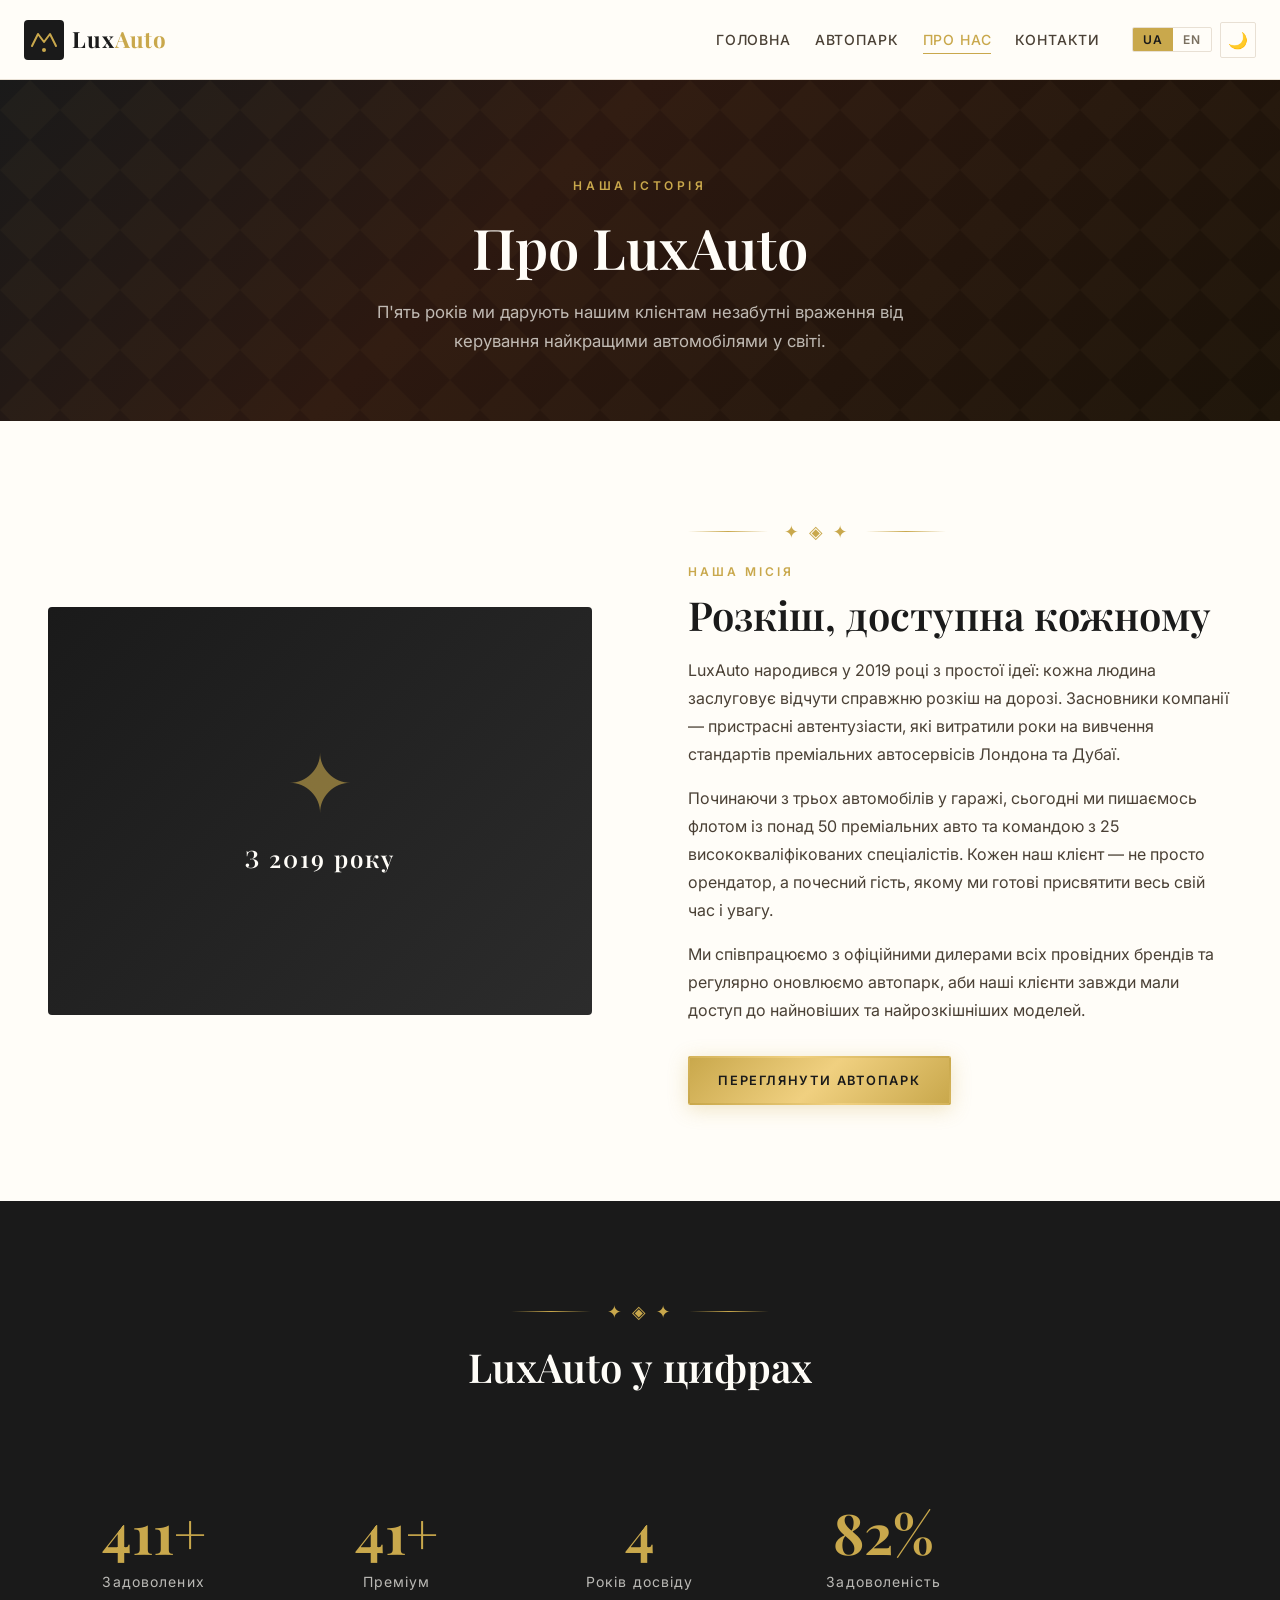
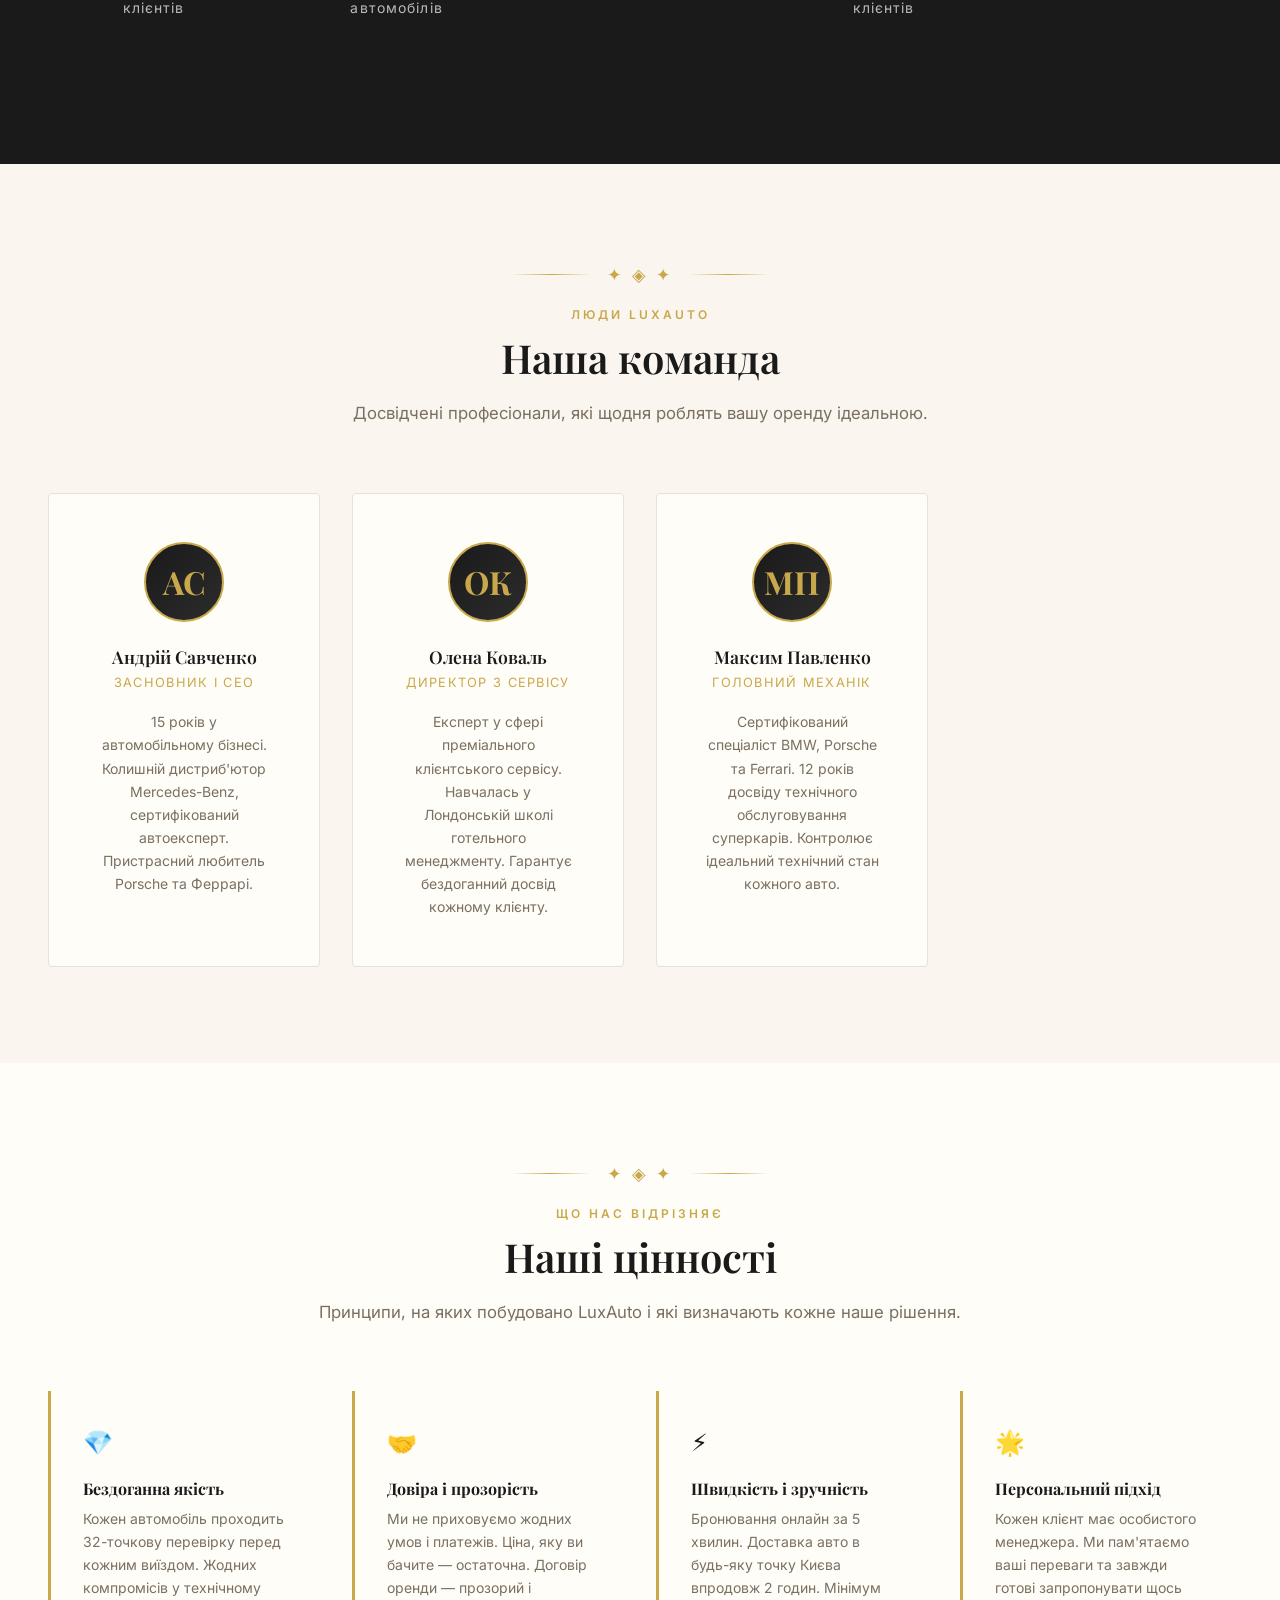
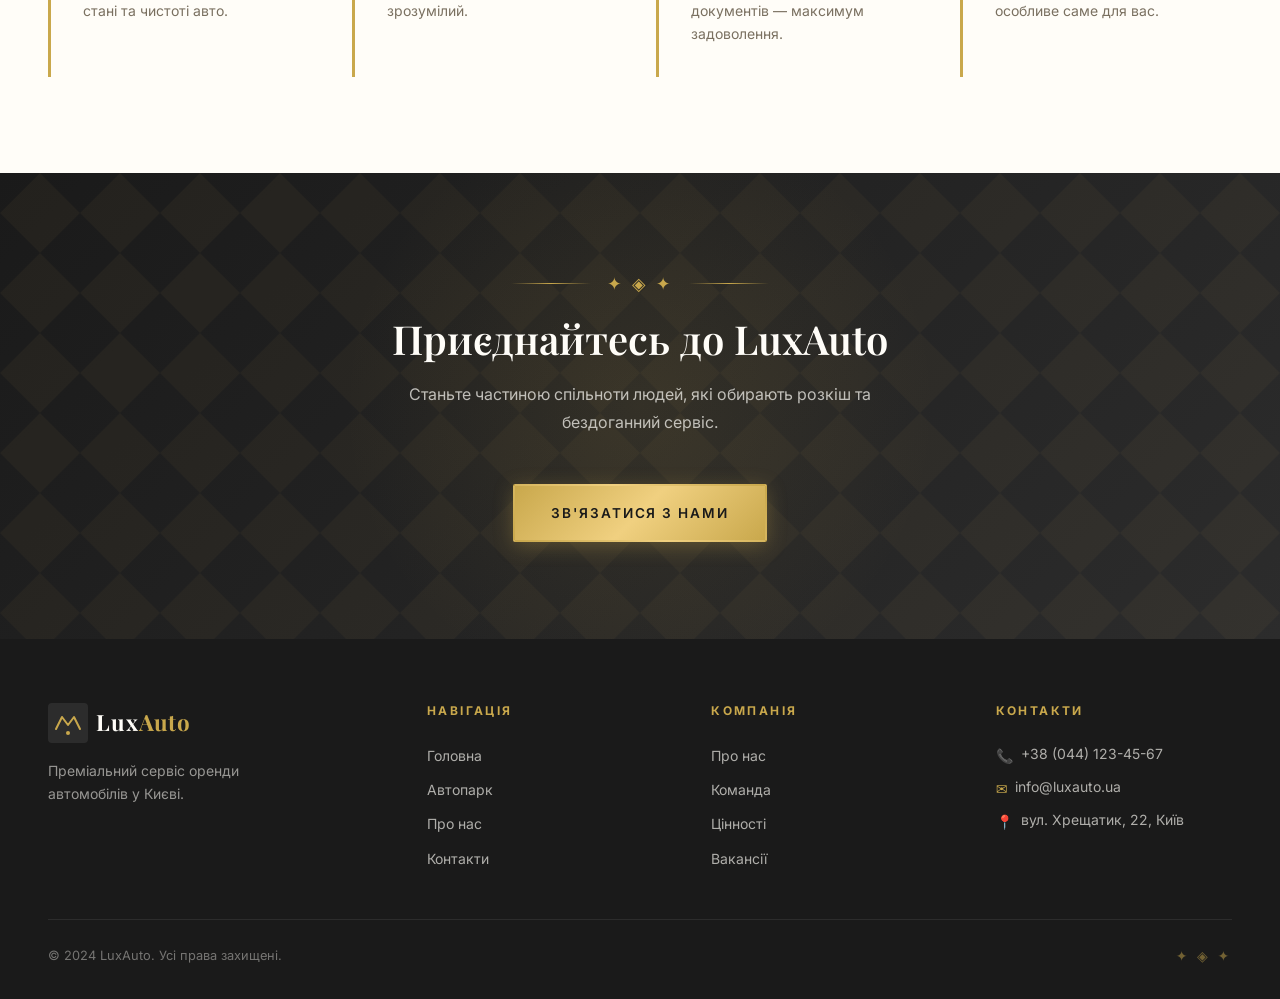
<file: about.html>
<!DOCTYPE html>
<html lang="uk">
<head>
  <meta charset="UTF-8">
  <meta name="viewport" content="width=device-width, initial-scale=1.0">
  <title>Про нас — LuxAuto | Преміум оренда автомобілів</title>
  <meta name="description" content="Дізнайтеся більше про LuxAuto — команду професіоналів з 5-річним досвідом у сфері преміальної оренди автомобілів. 500+ задоволених клієнтів, 50+ автомобілів.">

  <!-- Open Graph -->
  <meta property="og:type" content="website">
  <meta property="og:title" content="Про нас — LuxAuto">
  <meta property="og:description" content="5 років досвіду, 500+ клієнтів, команда справжніх профі у світі преміального авто.">
  <meta property="og:url" content="https://luxauto.ua/about.html">
  <meta property="og:locale" content="uk_UA">

  <!-- Twitter Card -->
  <meta name="twitter:card" content="summary_large_image">
  <meta name="twitter:title" content="Про нас — LuxAuto">
  <meta name="twitter:description" content="Команда професіоналів у сфері преміальної оренди автомобілів">

  <!-- Favicon -->
  <link rel="icon" type="image/svg+xml" href="favicon.svg">

  <!-- Fonts -->
  <link rel="preconnect" href="https://fonts.googleapis.com">
  <link rel="preconnect" href="https://fonts.gstatic.com" crossorigin>
  <link href="https://fonts.googleapis.com/css2?family=Playfair+Display:ital,wght@0,400;0,600;0,700;1,400;1,600&family=Inter:wght@300;400;500;600;700&display=swap" rel="stylesheet">

  <!-- Styles -->
  <link rel="stylesheet" href="css/style.css">
  <link rel="stylesheet" href="css/components.css">
  <link rel="stylesheet" href="css/responsive.css">
</head>
<body>

<!-- ══════════════════════════════════════════════════════════
     HEADER
══════════════════════════════════════════════════════════ -->
<header class="header" role="banner">
  <div class="header__inner">
    <a href="index.html" class="logo" aria-label="LuxAuto — Головна">
      <svg class="logo__icon" viewBox="0 0 40 40" fill="none" xmlns="http://www.w3.org/2000/svg" aria-hidden="true">
        <rect width="40" height="40" rx="4" fill="#1A1A1A"/>
        <path d="M8 26 L14 14 L20 22 L26 14 L32 26" stroke="#C9A84C" stroke-width="2" stroke-linecap="round" stroke-linejoin="round" fill="none"/>
        <circle cx="20" cy="30" r="2" fill="#C9A84C"/>
      </svg>
      <span class="logo__text">Lux<span>Auto</span></span>
    </a>

    <nav class="nav" role="navigation" aria-label="Головна навігація">
      <ul class="nav__list">
        <li><a href="index.html" class="nav__link" data-ua="Головна" data-en="Home">Головна</a></li>
        <li><a href="catalog.html" class="nav__link" data-ua="Автопарк" data-en="Fleet">Автопарк</a></li>
        <li><a href="about.html" class="nav__link" data-ua="Про нас" data-en="About">Про нас</a></li>
        <li><a href="contact.html" class="nav__link" data-ua="Контакти" data-en="Contacts">Контакти</a></li>
      </ul>
      <div class="nav__controls">
        <div class="nav__lang" role="group" aria-label="Вибір мови">
          <button class="lang-btn active" data-lang="ua">UA</button>
          <button class="lang-btn" data-lang="en">EN</button>
        </div>
        <button class="theme-btn" id="theme-btn" aria-label="Змінити тему" title="Змінити тему">🌙</button>
      </div>
    </nav>

    <button class="hamburger" id="hamburger" aria-label="Відкрити меню" aria-expanded="false" aria-controls="mobile-nav">
      <span></span><span></span><span></span>
    </button>
  </div>
</header>

<nav class="mobile-nav" id="mobile-nav" aria-label="Мобільна навігація">
  <ul class="mobile-nav__list">
    <li><a href="index.html" class="mobile-nav__link" data-ua="Головна" data-en="Home">Головна</a></li>
    <li><a href="catalog.html" class="mobile-nav__link" data-ua="Автопарк" data-en="Fleet">Автопарк</a></li>
    <li><a href="about.html" class="mobile-nav__link" data-ua="Про нас" data-en="About">Про нас</a></li>
    <li><a href="contact.html" class="mobile-nav__link" data-ua="Контакти" data-en="Contacts">Контакти</a></li>
  </ul>
  <div class="mobile-nav__controls">
    <div class="nav__lang">
      <button class="lang-btn active" data-lang="ua">UA</button>
      <button class="lang-btn" data-lang="en">EN</button>
    </div>
    <button class="theme-btn" aria-label="Змінити тему" onclick="document.getElementById('theme-btn').click()">🌙</button>
  </div>
</nav>

<!-- ══════════════════════════════════════════════════════════
     MAIN
══════════════════════════════════════════════════════════ -->
<main>

  <!-- ── PAGE HERO ─────────────────────────────────────────── -->
  <section class="page-hero" aria-label="Про нас — заголовок">
    <div class="container">
      <div class="page-hero__content">
        <span class="page-hero__label" data-ua="Наша історія" data-en="Our Story">Наша історія</span>
        <h1 class="page-hero__title" data-ua="Про LuxAuto" data-en="About LuxAuto">Про LuxAuto</h1>
        <p class="page-hero__subtitle" data-ua="П'ять років ми дарують нашим клієнтам незабутні враження від керування найкращими автомобілями у світі." data-en="For five years we have been giving our clients unforgettable experiences driving the world's finest cars.">
          П'ять років ми дарують нашим клієнтам незабутні враження від керування найкращими автомобілями у світі.
        </p>
      </div>
    </div>
  </section>

  <!-- ── OUR STORY ──────────────────────────────────────────── -->
  <section class="section" aria-label="Наша історія">
    <div class="container">
      <div class="about-story">
        <div class="about-story__visual reveal reveal--left">
          <div class="about-story__visual-inner">
            <span class="about-story__ornament-big" aria-hidden="true">✦</span>
            <span class="about-story__visual-text" data-ua="З 2019 року" data-en="Since 2019">З 2019 року</span>
          </div>
        </div>

        <div class="about-story__text reveal reveal--right">
          <div class="section__ornament" style="justify-content:flex-start;">✦ ◈ ✦</div>
          <span class="section__label" data-ua="Наша місія" data-en="Our Mission">Наша місія</span>
          <h2 class="section__title" style="text-align:left;" data-ua="Розкіш, доступна кожному" data-en="Luxury Accessible to All">Розкіш, доступна кожному</h2>

          <p data-ua="LuxAuto народився у 2019 році з простої ідеї: кожна людина заслуговує відчути справжню розкіш на дорозі. Засновники компанії — пристрасні автентузіасти, які витратили роки на вивчення стандартів преміальних автосервісів Лондона та Дубаї." data-en="LuxAuto was born in 2019 from a simple idea: everyone deserves to feel true luxury on the road. The company's founders are passionate car enthusiasts who spent years studying the premium car service standards of London and Dubai.">
            LuxAuto народився у 2019 році з простої ідеї: кожна людина заслуговує відчути справжню розкіш на дорозі. Засновники компанії — пристрасні автентузіасти, які витратили роки на вивчення стандартів преміальних автосервісів Лондона та Дубаї.
          </p>

          <p data-ua="Починаючи з трьох автомобілів у гаражі, сьогодні ми пишаємось флотом із понад 50 преміальних авто та командою з 25 висококваліфікованих спеціалістів. Кожен наш клієнт — не просто орендатор, а почесний гість, якому ми готові присвятити весь свій час і увагу." data-en="Starting with three cars in a garage, today we are proud to have a fleet of over 50 premium cars and a team of 25 highly qualified specialists. Each of our clients is not just a renter, but an honored guest to whom we are ready to devote all our time and attention.">
            Починаючи з трьох автомобілів у гаражі, сьогодні ми пишаємось флотом із понад 50 преміальних авто та командою з 25 висококваліфікованих спеціалістів. Кожен наш клієнт — не просто орендатор, а почесний гість, якому ми готові присвятити весь свій час і увагу.
          </p>

          <p data-ua="Ми співпрацюємо з офіційними дилерами всіх провідних брендів та регулярно оновлюємо автопарк, аби наші клієнти завжди мали доступ до найновіших та найрозкішніших моделей." data-en="We work with official dealers of all leading brands and regularly update our fleet so that our clients always have access to the newest and most luxurious models.">
            Ми співпрацюємо з офіційними дилерами всіх провідних брендів та регулярно оновлюємо автопарк, аби наші клієнти завжди мали доступ до найновіших та найрозкішніших моделей.
          </p>

          <div style="margin-top:var(--space-xl);">
            <a href="catalog.html" class="btn btn--primary" data-ua="Переглянути автопарк" data-en="Browse Fleet">✦ Переглянути автопарк</a>
          </div>
        </div>
      </div>
    </div>
  </section>

  <!-- ── STATS ─────────────────────────────────────────────── -->
  <section class="section section--dark" aria-label="Статистика">
    <div class="container">
      <div class="section__header reveal">
        <div class="section__ornament" style="color:var(--gold);">✦ ◈ ✦</div>
        <h2 class="section__title" style="color:var(--warm-white);" data-ua="LuxAuto у цифрах" data-en="LuxAuto in Numbers">LuxAuto у цифрах</h2>
      </div>

      <div class="stats-grid reveal-stagger">
        <div class="stat-box">
          <span class="stat-box__num"
                data-counter="500"
                data-suffix="+"
                aria-label="Більше 500 задоволених клієнтів">0</span>
          <span class="stat-box__label" data-ua="Задоволених клієнтів" data-en="Happy Clients">Задоволених клієнтів</span>
        </div>
        <div class="stat-box">
          <span class="stat-box__num"
                data-counter="50"
                data-suffix="+"
                aria-label="Більше 50 преміум автомобілів">0</span>
          <span class="stat-box__label" data-ua="Преміум автомобілів" data-en="Premium Cars">Преміум автомобілів</span>
        </div>
        <div class="stat-box">
          <span class="stat-box__num"
                data-counter="5"
                aria-label="5 років досвіду">0</span>
          <span class="stat-box__label" data-ua="Років досвіду" data-en="Years of Experience">Років досвіду</span>
        </div>
        <div class="stat-box">
          <span class="stat-box__num"
                data-counter="100"
                data-suffix="%"
                aria-label="100 відсотків задоволеності">0</span>
          <span class="stat-box__label" data-ua="Задоволеність клієнтів" data-en="Client Satisfaction">Задоволеність клієнтів</span>
        </div>
      </div>
    </div>
  </section>

  <!-- ── TEAM ──────────────────────────────────────────────── -->
  <section class="section section--alt" id="team" aria-label="Наша команда">
    <div class="container">
      <div class="section__header reveal">
        <div class="section__ornament">✦ ◈ ✦</div>
        <span class="section__label" data-ua="Люди LuxAuto" data-en="LuxAuto People">Люди LuxAuto</span>
        <h2 class="section__title" data-ua="Наша команда" data-en="Our Team">Наша команда</h2>
        <p class="section__subtitle" data-ua="Досвідчені професіонали, які щодня роблять вашу оренду ідеальною." data-en="Experienced professionals who make your rental perfect every day.">
          Досвідчені професіонали, які щодня роблять вашу оренду ідеальною.
        </p>
      </div>

      <div class="team-grid reveal-stagger">

        <article class="team-card">
          <div class="team-card__avatar" aria-hidden="true">АС</div>
          <h3 class="team-card__name">Андрій Савченко</h3>
          <p class="team-card__role" data-ua="Засновник і CEO" data-en="Founder & CEO">Засновник і CEO</p>
          <p class="team-card__bio" data-ua="15 років у автомобільному бізнесі. Колишній дистриб'ютор Mercedes-Benz, сертифікований автоексперт. Пристрасний любитель Porsche та Феррарі." data-en="15 years in the automotive business. Former Mercedes-Benz distributor, certified automotive expert. Passionate lover of Porsche and Ferrari.">
            15 років у автомобільному бізнесі. Колишній дистриб'ютор Mercedes-Benz, сертифікований автоексперт. Пристрасний любитель Porsche та Феррарі.
          </p>
        </article>

        <article class="team-card">
          <div class="team-card__avatar" aria-hidden="true">ОК</div>
          <h3 class="team-card__name">Олена Коваль</h3>
          <p class="team-card__role" data-ua="Директор з сервісу" data-en="Service Director">Директор з сервісу</p>
          <p class="team-card__bio" data-ua="Експерт у сфері преміального клієнтського сервісу. Навчалась у Лондонській школі готельного менеджменту. Гарантує бездоганний досвід кожному клієнту." data-en="Expert in premium customer service. Studied at the London School of Hospitality Management. Ensures a flawless experience for every client.">
            Експерт у сфері преміального клієнтського сервісу. Навчалась у Лондонській школі готельного менеджменту. Гарантує бездоганний досвід кожному клієнту.
          </p>
        </article>

        <article class="team-card">
          <div class="team-card__avatar" aria-hidden="true">МП</div>
          <h3 class="team-card__name">Максим Павленко</h3>
          <p class="team-card__role" data-ua="Головний механік" data-en="Chief Mechanic">Головний механік</p>
          <p class="team-card__bio" data-ua="Сертифікований спеціаліст BMW, Porsche та Ferrari. 12 років досвіду технічного обслуговування суперкарів. Контролює ідеальний технічний стан кожного авто." data-en="Certified specialist for BMW, Porsche, and Ferrari. 12 years of supercar maintenance experience. Controls the perfect technical condition of every car.">
            Сертифікований спеціаліст BMW, Porsche та Ferrari. 12 років досвіду технічного обслуговування суперкарів. Контролює ідеальний технічний стан кожного авто.
          </p>
        </article>

      </div>
    </div>
  </section>

  <!-- ── VALUES ────────────────────────────────────────────── -->
  <section class="section" id="values" aria-label="Наші цінності">
    <div class="container">
      <div class="section__header reveal">
        <div class="section__ornament">✦ ◈ ✦</div>
        <span class="section__label" data-ua="Що нас відрізняє" data-en="What Sets Us Apart">Що нас відрізняє</span>
        <h2 class="section__title" data-ua="Наші цінності" data-en="Our Values">Наші цінності</h2>
        <p class="section__subtitle" data-ua="Принципи, на яких побудовано LuxAuto і які визначають кожне наше рішення." data-en="The principles on which LuxAuto is built and which define our every decision.">
          Принципи, на яких побудовано LuxAuto і які визначають кожне наше рішення.
        </p>
      </div>

      <div class="values-grid reveal-stagger">

        <div class="value-card">
          <div class="value-card__icon" aria-hidden="true">💎</div>
          <h3 class="value-card__title" data-ua="Бездоганна якість" data-en="Impeccable Quality">Бездоганна якість</h3>
          <p class="value-card__text" data-ua="Кожен автомобіль проходить 32-точкову перевірку перед кожним виїздом. Жодних компромісів у технічному стані та чистоті авто." data-en="Every car undergoes a 32-point inspection before each trip. No compromises on technical condition and cleanliness.">
            Кожен автомобіль проходить 32-точкову перевірку перед кожним виїздом. Жодних компромісів у технічному стані та чистоті авто.
          </p>
        </div>

        <div class="value-card">
          <div class="value-card__icon" aria-hidden="true">🤝</div>
          <h3 class="value-card__title" data-ua="Довіра і прозорість" data-en="Trust & Transparency">Довіра і прозорість</h3>
          <p class="value-card__text" data-ua="Ми не приховуємо жодних умов і платежів. Ціна, яку ви бачите — остаточна. Договір оренди — прозорий і зрозумілий." data-en="We hide no terms or fees. The price you see is final. The rental agreement is transparent and understandable.">
            Ми не приховуємо жодних умов і платежів. Ціна, яку ви бачите — остаточна. Договір оренди — прозорий і зрозумілий.
          </p>
        </div>

        <div class="value-card">
          <div class="value-card__icon" aria-hidden="true">⚡</div>
          <h3 class="value-card__title" data-ua="Швидкість і зручність" data-en="Speed & Convenience">Швидкість і зручність</h3>
          <p class="value-card__text" data-ua="Бронювання онлайн за 5 хвилин. Доставка авто в будь-яку точку Києва впродовж 2 годин. Мінімум документів — максимум задоволення." data-en="Online booking in 5 minutes. Car delivery anywhere in Kyiv within 2 hours. Minimum documents — maximum satisfaction.">
            Бронювання онлайн за 5 хвилин. Доставка авто в будь-яку точку Києва впродовж 2 годин. Мінімум документів — максимум задоволення.
          </p>
        </div>

        <div class="value-card">
          <div class="value-card__icon" aria-hidden="true">🌟</div>
          <h3 class="value-card__title" data-ua="Персональний підхід" data-en="Personal Approach">Персональний підхід</h3>
          <p class="value-card__text" data-ua="Кожен клієнт має особистого менеджера. Ми пам'ятаємо ваші переваги та завжди готові запропонувати щось особливе саме для вас." data-en="Every client has a personal manager. We remember your preferences and are always ready to offer something special just for you.">
            Кожен клієнт має особистого менеджера. Ми пам'ятаємо ваші переваги та завжди готові запропонувати щось особливе саме для вас.
          </p>
        </div>

      </div>
    </div>
  </section>

  <!-- ── CTA BANNER ────────────────────────────────────────── -->
  <section class="cta-banner" aria-label="Заклик до дії">
    <div class="container">
      <div class="cta-banner__content reveal">
        <div class="section__ornament" style="justify-content:center; color:var(--gold);">✦ ◈ ✦</div>
        <h2 class="cta-banner__title" data-ua="Приєднайтесь до LuxAuto" data-en="Join LuxAuto">Приєднайтесь до LuxAuto</h2>
        <p class="cta-banner__text" data-ua="Станьте частиною спільноти людей, які обирають розкіш та бездоганний сервіс." data-en="Become part of a community of people who choose luxury and impeccable service.">
          Станьте частиною спільноти людей, які обирають розкіш та бездоганний сервіс.
        </p>
        <a href="contact.html" class="btn btn--primary btn--lg" data-ua="Зв'язатися з нами" data-en="Contact Us">
          ✦ Зв'язатися з нами
        </a>
      </div>
    </div>
  </section>

</main>

<!-- ══════════════════════════════════════════════════════════
     FOOTER
══════════════════════════════════════════════════════════ -->
<footer class="footer" role="contentinfo">
  <div class="container">
    <div class="footer__grid">
      <div class="footer__brand">
        <a href="index.html" class="logo" aria-label="LuxAuto">
          <svg class="logo__icon" viewBox="0 0 40 40" fill="none" xmlns="http://www.w3.org/2000/svg" aria-hidden="true">
            <rect width="40" height="40" rx="4" fill="#2C2C2C"/>
            <path d="M8 26 L14 14 L20 22 L26 14 L32 26" stroke="#C9A84C" stroke-width="2" stroke-linecap="round" stroke-linejoin="round" fill="none"/>
            <circle cx="20" cy="30" r="2" fill="#C9A84C"/>
          </svg>
          <span class="logo__text">Lux<span>Auto</span></span>
        </a>
        <p class="footer__tagline" data-ua="Преміальний сервіс оренди автомобілів у Києві." data-en="Premium car rental service in Kyiv.">
          Преміальний сервіс оренди автомобілів у Києві.
        </p>
      </div>
      <div>
        <h3 class="footer__title" data-ua="Навігація" data-en="Navigation">Навігація</h3>
        <ul class="footer__list">
          <li><a href="index.html" class="footer__link" data-ua="Головна" data-en="Home">Головна</a></li>
          <li><a href="catalog.html" class="footer__link" data-ua="Автопарк" data-en="Fleet">Автопарк</a></li>
          <li><a href="about.html" class="footer__link" data-ua="Про нас" data-en="About Us">Про нас</a></li>
          <li><a href="contact.html" class="footer__link" data-ua="Контакти" data-en="Contacts">Контакти</a></li>
        </ul>
      </div>
      <div>
        <h3 class="footer__title" data-ua="Компанія" data-en="Company">Компанія</h3>
        <ul class="footer__list">
          <li><a href="about.html" class="footer__link" data-ua="Про нас" data-en="About Us">Про нас</a></li>
          <li><a href="about.html#team" class="footer__link" data-ua="Команда" data-en="Team">Команда</a></li>
          <li><a href="about.html#values" class="footer__link" data-ua="Цінності" data-en="Values">Цінності</a></li>
          <li><a href="contact.html" class="footer__link" data-ua="Вакансії" data-en="Careers">Вакансії</a></li>
        </ul>
      </div>
      <div>
        <h3 class="footer__title" data-ua="Контакти" data-en="Contacts">Контакти</h3>
        <div class="footer__contact-item">
          <span class="footer__contact-icon" aria-hidden="true">📞</span>
          <a href="tel:+380441234567">+38 (044) 123-45-67</a>
        </div>
        <div class="footer__contact-item">
          <span class="footer__contact-icon" aria-hidden="true">✉️</span>
          <a href="mailto:info@luxauto.ua">info@luxauto.ua</a>
        </div>
        <div class="footer__contact-item">
          <span class="footer__contact-icon" aria-hidden="true">📍</span>
          <span data-ua="вул. Хрещатик, 22, Київ" data-en="22 Khreshchatyk St., Kyiv">вул. Хрещатик, 22, Київ</span>
        </div>
      </div>
    </div>
    <div class="footer__bottom">
      <span class="footer__copy" data-ua="© 2024 LuxAuto. Усі права захищені." data-en="© 2024 LuxAuto. All rights reserved.">© 2024 LuxAuto. Усі права захищені.</span>
      <span class="footer__ornament" aria-hidden="true">✦ ◈ ✦</span>
    </div>
  </div>
</footer>

<!-- Scripts -->
<script src="js/main.js"></script>
</body>
</html>
</file>
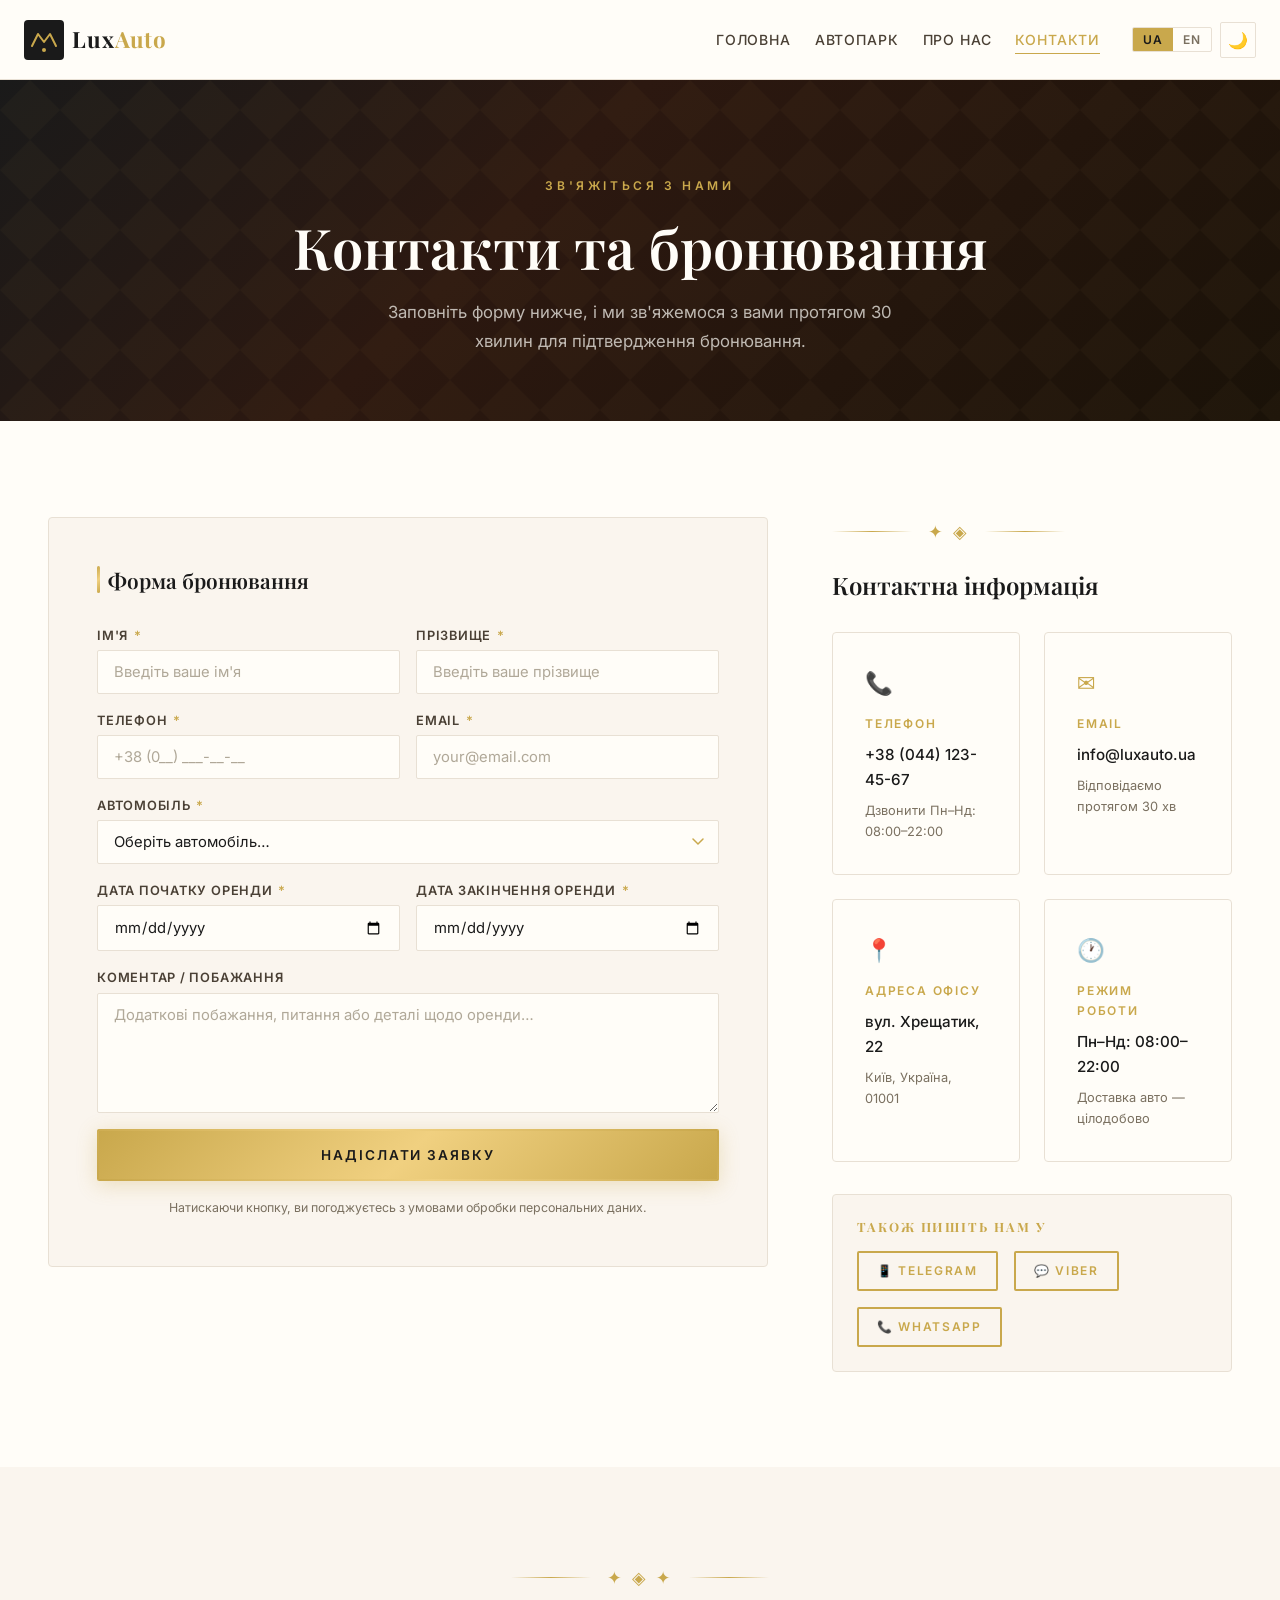
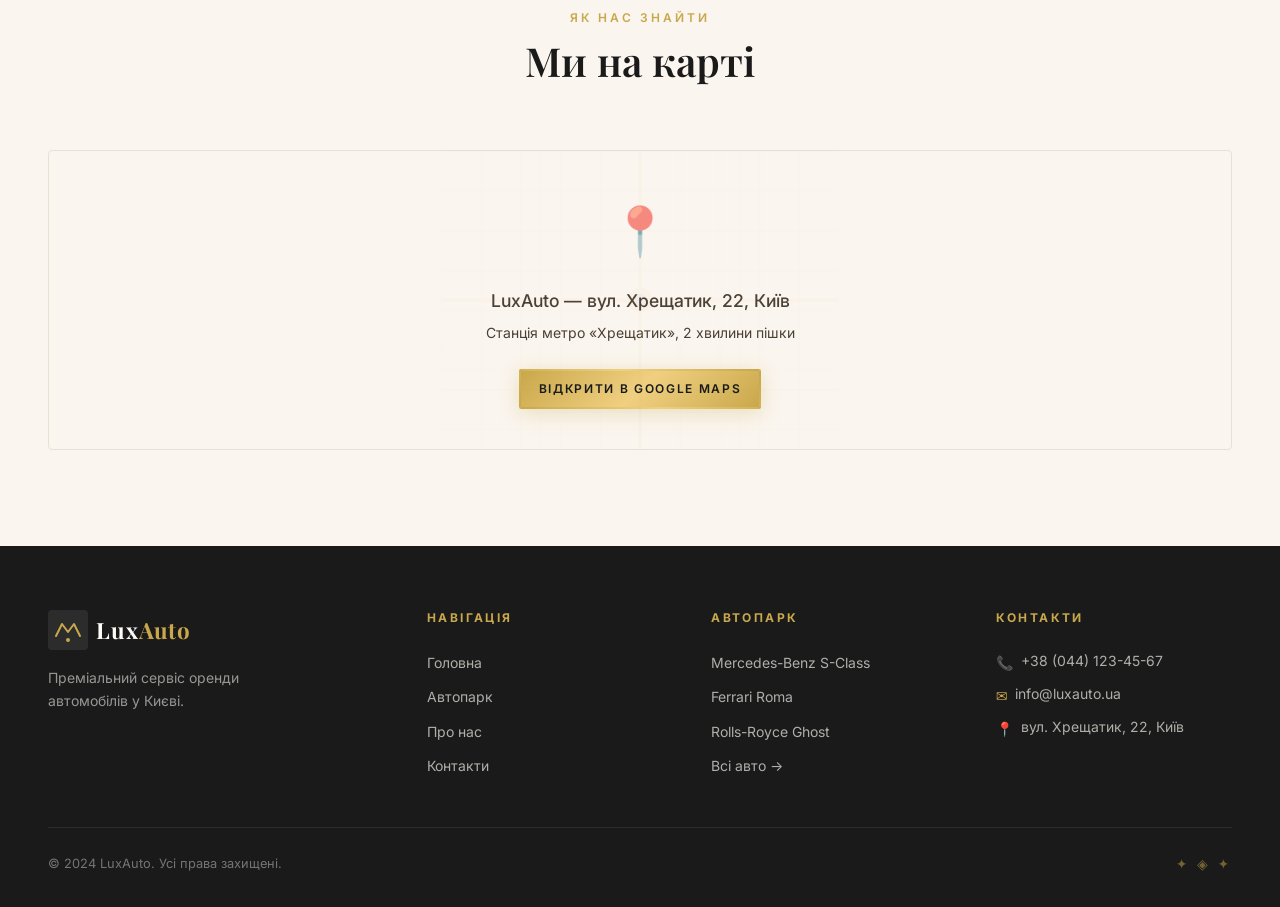
<file: contact.html>
<!DOCTYPE html>
<html lang="uk">
<head>
  <meta charset="UTF-8">
  <meta name="viewport" content="width=device-width, initial-scale=1.0">
  <title>Контакти — LuxAuto | Забронювати преміум авто</title>
  <meta name="description" content="Зв'яжіться з LuxAuto або заповніть форму для бронювання преміального автомобіля в Києві. Ми відповімо протягом 30 хвилин. Пн–Нд: 08:00–22:00.">

  <!-- Open Graph -->
  <meta property="og:type" content="website">
  <meta property="og:title" content="Контакти — LuxAuto">
  <meta property="og:description" content="Забронюйте преміальний автомобіль онлайн або зателефонуйте нам. Відповідаємо протягом 30 хвилин.">
  <meta property="og:url" content="https://luxauto.ua/contact.html">
  <meta property="og:locale" content="uk_UA">

  <!-- Twitter Card -->
  <meta name="twitter:card" content="summary_large_image">
  <meta name="twitter:title" content="Контакти — LuxAuto">
  <meta name="twitter:description" content="Забронюйте преміальний автомобіль онлайн">

  <!-- Favicon -->
  <link rel="icon" type="image/svg+xml" href="favicon.svg">

  <!-- Fonts -->
  <link rel="preconnect" href="https://fonts.googleapis.com">
  <link rel="preconnect" href="https://fonts.gstatic.com" crossorigin>
  <link href="https://fonts.googleapis.com/css2?family=Playfair+Display:ital,wght@0,400;0,600;0,700;1,400;1,600&family=Inter:wght@300;400;500;600;700&display=swap" rel="stylesheet">

  <!-- Styles -->
  <link rel="stylesheet" href="css/style.css">
  <link rel="stylesheet" href="css/components.css">
  <link rel="stylesheet" href="css/responsive.css">
</head>
<body>

<!-- ══════════════════════════════════════════════════════════
     HEADER
══════════════════════════════════════════════════════════ -->
<header class="header" role="banner">
  <div class="header__inner">
    <a href="index.html" class="logo" aria-label="LuxAuto — Головна">
      <svg class="logo__icon" viewBox="0 0 40 40" fill="none" xmlns="http://www.w3.org/2000/svg" aria-hidden="true">
        <rect width="40" height="40" rx="4" fill="#1A1A1A"/>
        <path d="M8 26 L14 14 L20 22 L26 14 L32 26" stroke="#C9A84C" stroke-width="2" stroke-linecap="round" stroke-linejoin="round" fill="none"/>
        <circle cx="20" cy="30" r="2" fill="#C9A84C"/>
      </svg>
      <span class="logo__text">Lux<span>Auto</span></span>
    </a>

    <nav class="nav" role="navigation" aria-label="Головна навігація">
      <ul class="nav__list">
        <li><a href="index.html" class="nav__link" data-ua="Головна" data-en="Home">Головна</a></li>
        <li><a href="catalog.html" class="nav__link" data-ua="Автопарк" data-en="Fleet">Автопарк</a></li>
        <li><a href="about.html" class="nav__link" data-ua="Про нас" data-en="About">Про нас</a></li>
        <li><a href="contact.html" class="nav__link" data-ua="Контакти" data-en="Contacts">Контакти</a></li>
      </ul>
      <div class="nav__controls">
        <div class="nav__lang" role="group" aria-label="Вибір мови">
          <button class="lang-btn active" data-lang="ua">UA</button>
          <button class="lang-btn" data-lang="en">EN</button>
        </div>
        <button class="theme-btn" id="theme-btn" aria-label="Змінити тему" title="Змінити тему">🌙</button>
      </div>
    </nav>

    <button class="hamburger" id="hamburger" aria-label="Відкрити меню" aria-expanded="false" aria-controls="mobile-nav">
      <span></span><span></span><span></span>
    </button>
  </div>
</header>

<nav class="mobile-nav" id="mobile-nav" aria-label="Мобільна навігація">
  <ul class="mobile-nav__list">
    <li><a href="index.html" class="mobile-nav__link" data-ua="Головна" data-en="Home">Головна</a></li>
    <li><a href="catalog.html" class="mobile-nav__link" data-ua="Автопарк" data-en="Fleet">Автопарк</a></li>
    <li><a href="about.html" class="mobile-nav__link" data-ua="Про нас" data-en="About">Про нас</a></li>
    <li><a href="contact.html" class="mobile-nav__link" data-ua="Контакти" data-en="Contacts">Контакти</a></li>
  </ul>
  <div class="mobile-nav__controls">
    <div class="nav__lang">
      <button class="lang-btn active" data-lang="ua">UA</button>
      <button class="lang-btn" data-lang="en">EN</button>
    </div>
    <button class="theme-btn" aria-label="Змінити тему" onclick="document.getElementById('theme-btn').click()">🌙</button>
  </div>
</nav>

<!-- ══════════════════════════════════════════════════════════
     MAIN
══════════════════════════════════════════════════════════ -->
<main>

  <!-- ── PAGE HERO ─────────────────────────────────────────── -->
  <section class="page-hero" aria-label="Контакти — заголовок">
    <div class="container">
      <div class="page-hero__content">
        <span class="page-hero__label" data-ua="Зв'яжіться з нами" data-en="Get in Touch">Зв'яжіться з нами</span>
        <h1 class="page-hero__title" data-ua="Контакти та бронювання" data-en="Contacts & Booking">Контакти та бронювання</h1>
        <p class="page-hero__subtitle" data-ua="Заповніть форму нижче, і ми зв'яжемося з вами протягом 30 хвилин для підтвердження бронювання." data-en="Fill out the form below and we will contact you within 30 minutes to confirm your booking.">
          Заповніть форму нижче, і ми зв'яжемося з вами протягом 30 хвилин для підтвердження бронювання.
        </p>
      </div>
    </div>
  </section>

  <!-- ── CONTACTS SECTION ──────────────────────────────────── -->
  <section class="section" aria-label="Форма та контактна інформація">
    <div class="container">
      <div class="contact-layout">

        <!-- Form -->
        <div>
          <div class="contact-form reveal">
            <h2 class="contact-form__title" data-ua="Форма бронювання" data-en="Booking Form">Форма бронювання</h2>

            <!-- Success message -->
            <div id="form-success" class="form-success-msg" role="alert" aria-live="polite">
              <span class="form-success-msg__icon" aria-hidden="true">✅</span>
              <h3 class="form-success-msg__title" data-ua="Заявку отримано!" data-en="Request Received!">Заявку отримано!</h3>
              <p class="form-success-msg__text" data-ua="Дякуємо за звернення. Наш менеджер зв'яжеться з вами протягом 30 хвилин для підтвердження деталей бронювання." data-en="Thank you for your inquiry. Our manager will contact you within 30 minutes to confirm the booking details.">
                Дякуємо за звернення. Наш менеджер зв'яжеться з вами протягом 30 хвилин для підтвердження деталей бронювання.
              </p>
              <a href="catalog.html" class="btn btn--primary" data-ua="Переглянути інші авто" data-en="Browse More Cars">Переглянути інші авто</a>
            </div>

            <!-- The form -->
            <form id="booking-form" novalidate data-validate>
              <div class="contact-form__grid">

                <!-- Ім'я -->
                <div class="form-group">
                  <label class="form-label" for="firstName">
                    <span data-ua="Ім'я" data-en="First Name">Ім'я</span>
                    <span class="req" aria-label="обов'язкове поле">*</span>
                  </label>
                  <input
                    type="text"
                    id="firstName"
                    name="firstName"
                    class="form-control"
                    data-ph-ua="Введіть ваше ім'я"
                    data-ph-en="Enter your first name"
                    placeholder="Введіть ваше ім'я"
                    autocomplete="given-name"
                    aria-required="true"
                    aria-describedby="firstName-error"
                  >
                  <span class="form-error" id="firstName-error" role="alert" aria-live="polite"></span>
                </div>

                <!-- Прізвище -->
                <div class="form-group">
                  <label class="form-label" for="lastName">
                    <span data-ua="Прізвище" data-en="Last Name">Прізвище</span>
                    <span class="req" aria-label="обов'язкове поле">*</span>
                  </label>
                  <input
                    type="text"
                    id="lastName"
                    name="lastName"
                    class="form-control"
                    data-ph-ua="Введіть ваше прізвище"
                    data-ph-en="Enter your last name"
                    placeholder="Введіть ваше прізвище"
                    autocomplete="family-name"
                    aria-required="true"
                    aria-describedby="lastName-error"
                  >
                  <span class="form-error" id="lastName-error" role="alert" aria-live="polite"></span>
                </div>

              </div>

              <div class="contact-form__grid">

                <!-- Телефон -->
                <div class="form-group">
                  <label class="form-label" for="phone">
                    <span data-ua="Телефон" data-en="Phone">Телефон</span>
                    <span class="req" aria-label="обов'язкове поле">*</span>
                  </label>
                  <input
                    type="tel"
                    id="phone"
                    name="phone"
                    class="form-control"
                    data-ph-ua="+38 (0__) ___-__-__"
                    data-ph-en="+38 (0__) ___-__-__"
                    placeholder="+38 (0__) ___-__-__"
                    autocomplete="tel"
                    aria-required="true"
                    aria-describedby="phone-error"
                  >
                  <span class="form-error" id="phone-error" role="alert" aria-live="polite"></span>
                </div>

                <!-- Email -->
                <div class="form-group">
                  <label class="form-label" for="email">
                    <span data-ua="Email" data-en="Email">Email</span>
                    <span class="req" aria-label="обов'язкове поле">*</span>
                  </label>
                  <input
                    type="email"
                    id="email"
                    name="email"
                    class="form-control"
                    data-ph-ua="your@email.com"
                    data-ph-en="your@email.com"
                    placeholder="your@email.com"
                    autocomplete="email"
                    aria-required="true"
                    aria-describedby="email-error"
                  >
                  <span class="form-error" id="email-error" role="alert" aria-live="polite"></span>
                </div>

              </div>

              <!-- Автомобіль -->
              <div class="form-group">
                <label class="form-label" for="car">
                  <span data-ua="Автомобіль" data-en="Vehicle">Автомобіль</span>
                  <span class="req" aria-label="обов'язкове поле">*</span>
                </label>
                <select
                  id="car"
                  name="car"
                  class="form-control"
                  aria-required="true"
                  aria-describedby="car-error"
                >
                  <option value="" data-ua="Оберіть автомобіль…" data-en="Choose a vehicle…">Оберіть автомобіль…</option>
                  <optgroup label="Бізнес & Представницький клас">
                    <option value="Rolls-Royce Ghost">Rolls-Royce Ghost — 10 000 ₴/день</option>
                    <option value="Rolls-Royce Phantom VIII">Rolls-Royce Phantom VIII — 14 000 ₴/день</option>
                    <option value="Bentley Continental GT">Bentley Continental GT — 7 500 ₴/день</option>
                    <option value="Bentley Flying Spur Mulliner">Bentley Flying Spur Mulliner — 9 000 ₴/день</option>
                    <option value="Mercedes-Maybach S 680">Mercedes-Maybach S 680 — 9 500 ₴/день</option>
                    <option value="Mercedes-Benz S-Class">Mercedes-Benz S-Class — 4 500 ₴/день</option>
                    <option value="BMW 7 Series (760i)">BMW 7 Series (760i) — 4 500 ₴/день</option>
                    <option value="BMW 8 Series Gran Coupe">BMW 8 Series Gran Coupe — 4 800 ₴/день</option>
                    <option value="Audi A8 L Horch">Audi A8 L Horch — 5 200 ₴/день</option>
                    <option value="Maserati Quattroporte Trofeo">Maserati Quattroporte Trofeo — 5 800 ₴/день</option>
                    <option value="Porsche Panamera Turbo S E-Hybrid">Porsche Panamera Turbo S E-Hybrid — 6 800 ₴/день</option>
                    <option value="Lexus LS 500h F-Sport">Lexus LS 500h F-Sport — 4 200 ₴/день</option>
                    <option value="Genesis G90 Long Wheelbase">Genesis G90 Long Wheelbase — 4 600 ₴/день</option>
                  </optgroup>
                  <optgroup label="Спорткари & Суперкари">
                    <option value="Bugatti Chiron Sport">Bugatti Chiron Sport — 25 000 ₴/день</option>
                    <option value="Ferrari SF90 Stradale">Ferrari SF90 Stradale — 14 000 ₴/день</option>
                    <option value="Lamborghini Aventador SVJ">Lamborghini Aventador SVJ — 15 000 ₴/день</option>
                    <option value="Ferrari Roma">Ferrari Roma — 8 000 ₴/день</option>
                    <option value="Ferrari F8 Tributo">Ferrari F8 Tributo — 9 000 ₴/день</option>
                    <option value="McLaren 720S Spider">McLaren 720S Spider — 9 000 ₴/день</option>
                    <option value="McLaren 765LT">McLaren 765LT — 12 000 ₴/день</option>
                    <option value="Aston Martin DBS Superleggera">Aston Martin DBS Superleggera — 8 500 ₴/день</option>
                    <option value="Aston Martin Vantage V12">Aston Martin Vantage V12 — 7 800 ₴/день</option>
                    <option value="Porsche 911 Carrera 4S">Porsche 911 Carrera 4S — 5 500 ₴/день</option>
                    <option value="Porsche 911 GT3 RS (992)">Porsche 911 GT3 RS (992) — 9 500 ₴/день</option>
                    <option value="Porsche Taycan Turbo S">Porsche Taycan Turbo S — 6 000 ₴/день</option>
                    <option value="Audi R8 V10 Performance">Audi R8 V10 Performance — 6 500 ₴/день</option>
                    <option value="Chevrolet Corvette C8 Z06">Chevrolet Corvette C8 Z06 — 5 500 ₴/день</option>
                  </optgroup>
                  <optgroup label="Преміум SUV & Позашляховики">
                    <option value="Rolls-Royce Cullinan">Rolls-Royce Cullinan — 12 000 ₴/день</option>
                    <option value="Bentley Bentayga Speed">Bentley Bentayga Speed — 8 500 ₴/день</option>
                    <option value="Lamborghini Urus Performante">Lamborghini Urus Performante — 7 500 ₴/день</option>
                    <option value="Aston Martin DBX 707">Aston Martin DBX 707 — 8 500 ₴/день</option>
                    <option value="Mercedes-AMG G 63">Mercedes-AMG G 63 (Гелендваген) — 7 500 ₴/день</option>
                    <option value="Mercedes-Maybach GLS 600">Mercedes-Maybach GLS 600 — 9 000 ₴/день</option>
                    <option value="Range Rover Autobiography">Range Rover Autobiography — 5 000 ₴/день</option>
                    <option value="Porsche Cayenne Turbo GT">Porsche Cayenne Turbo GT — 7 200 ₴/день</option>
                    <option value="BMW X5 M Competition (F95)">BMW X5 M Competition (F95) — 5 500 ₴/день</option>
                    <option value="Audi RS Q8">Audi RS Q8 — 5 800 ₴/день</option>
                    <option value="Cadillac Escalade-V">Cadillac Escalade-V — 6 800 ₴/день</option>
                    <option value="Land Rover Defender 110 V8 Carpathian">Land Rover Defender 110 V8 Carpathian — 5 200 ₴/день</option>
                  </optgroup>
                  <optgroup label="Кабріолети & Спайдери">
                    <option value="Rolls-Royce Dawn Black Badge">Rolls-Royce Dawn Black Badge — 13 000 ₴/день</option>
                    <option value="Bentley Continental GT Convertible">Bentley Continental GT Convertible — 8 500 ₴/день</option>
                    <option value="Ferrari 812 GTS">Ferrari 812 GTS — 12 500 ₴/день</option>
                    <option value="Lamborghini Huracán Spyder">Lamborghini Huracán Spyder — 8 500 ₴/день</option>
                    <option value="McLaren Artura Spider">McLaren Artura Spider — 8 900 ₴/день</option>
                    <option value="Aston Martin DBS Superleggera Volante">Aston Martin DBS Superleggera Volante — 9 200 ₴/день</option>
                    <option value="Mercedes-Benz AMG GT Cabrio">Mercedes-Benz AMG GT Cabrio — 6 000 ₴/день</option>
                    <option value="BMW M8 Competition Convertible">BMW M8 Competition Convertible — 6 400 ₴/день</option>
                    <option value="Porsche 911 Turbo S Cabriolet (992)">Porsche 911 Turbo S Cabriolet (992) — 7 800 ₴/день</option>
                    <option value="Porsche 718 Boxster GTS">Porsche 718 Boxster GTS — 4 800 ₴/день</option>
                    <option value="Mercedes-Benz G 500 Cabrio">Mercedes-Benz G 500 Cabrio — 7 000 ₴/день</option>
                  </optgroup>
                </select>
                <span class="form-error" id="car-error" role="alert" aria-live="polite"></span>
              </div>

              <div class="contact-form__grid">

                <!-- Дата початку -->
                <div class="form-group">
                  <label class="form-label" for="dateFrom">
                    <span data-ua="Дата початку оренди" data-en="Rental Start Date">Дата початку оренди</span>
                    <span class="req" aria-label="обов'язкове поле">*</span>
                  </label>
                  <input
                    type="date"
                    id="dateFrom"
                    name="dateFrom"
                    class="form-control"
                    aria-required="true"
                    aria-describedby="dateFrom-error"
                  >
                  <span class="form-error" id="dateFrom-error" role="alert" aria-live="polite"></span>
                </div>

                <!-- Дата закінчення -->
                <div class="form-group">
                  <label class="form-label" for="dateTo">
                    <span data-ua="Дата закінчення оренди" data-en="Rental End Date">Дата закінчення оренди</span>
                    <span class="req" aria-label="обов'язкове поле">*</span>
                  </label>
                  <input
                    type="date"
                    id="dateTo"
                    name="dateTo"
                    class="form-control"
                    aria-required="true"
                    aria-describedby="dateTo-error"
                  >
                  <span class="form-error" id="dateTo-error" role="alert" aria-live="polite"></span>
                </div>

              </div>

              <!-- Коментар -->
              <div class="form-group">
                <label class="form-label" for="comment" data-ua="Коментар / побажання" data-en="Comment / Wishes">Коментар / побажання</label>
                <textarea
                  id="comment"
                  name="comment"
                  class="form-control"
                  rows="4"
                  data-ph-ua="Додаткові побажання, питання або деталі щодо оренди…"
                  data-ph-en="Additional wishes, questions or rental details…"
                  placeholder="Додаткові побажання, питання або деталі щодо оренди…"
                  aria-label="Коментар"
                ></textarea>
              </div>

              <!-- Submit -->
              <button type="submit" class="btn btn--primary btn--full btn--lg" data-ua="Надіслати заявку" data-en="Submit Request">
                ✦ Надіслати заявку
              </button>

              <p style="font-size:0.775rem; color:var(--text-muted); margin-top:var(--space-md); text-align:center;"
                 data-ua="Натискаючи кнопку, ви погоджуєтесь з умовами обробки персональних даних."
                 data-en="By clicking the button, you agree to our personal data processing terms.">
                Натискаючи кнопку, ви погоджуєтесь з умовами обробки персональних даних.
              </p>
            </form>

          </div>
        </div>

        <!-- Contact info -->
        <div>
          <div class="section__ornament" style="justify-content:flex-start; margin-bottom:var(--space-lg);">✦ ◈</div>
          <h2 class="mb-xl reveal" style="font-family:var(--font-heading); font-size:1.5rem;"
              data-ua="Контактна інформація" data-en="Contact Information">Контактна інформація</h2>

          <div class="contact-info-grid reveal-stagger">

            <div class="contact-info-box">
              <div class="contact-info-box__icon" aria-hidden="true">📞</div>
              <span class="contact-info-box__label" data-ua="Телефон" data-en="Phone">Телефон</span>
              <a href="tel:+380441234567" class="contact-info-box__value">+38 (044) 123-45-67</a>
              <span class="contact-info-box__sub" data-ua="Дзвонити Пн–Нд: 08:00–22:00" data-en="Call Mon–Sun: 08:00–22:00">Дзвонити Пн–Нд: 08:00–22:00</span>
            </div>

            <div class="contact-info-box">
              <div class="contact-info-box__icon" aria-hidden="true">✉️</div>
              <span class="contact-info-box__label" data-ua="Email" data-en="Email">Email</span>
              <a href="mailto:info@luxauto.ua" class="contact-info-box__value">info@luxauto.ua</a>
              <span class="contact-info-box__sub" data-ua="Відповідаємо протягом 30 хв" data-en="We reply within 30 min">Відповідаємо протягом 30 хв</span>
            </div>

            <div class="contact-info-box">
              <div class="contact-info-box__icon" aria-hidden="true">📍</div>
              <span class="contact-info-box__label" data-ua="Адреса офісу" data-en="Office Address">Адреса офісу</span>
              <span class="contact-info-box__value" data-ua="вул. Хрещатик, 22" data-en="22 Khreshchatyk St.">вул. Хрещатик, 22</span>
              <span class="contact-info-box__sub" data-ua="Київ, Україна, 01001" data-en="Kyiv, Ukraine, 01001">Київ, Україна, 01001</span>
            </div>

            <div class="contact-info-box">
              <div class="contact-info-box__icon" aria-hidden="true">🕐</div>
              <span class="contact-info-box__label" data-ua="Режим роботи" data-en="Working Hours">Режим роботи</span>
              <span class="contact-info-box__value" data-ua="Пн–Нд: 08:00–22:00" data-en="Mon–Sun: 08:00–22:00">Пн–Нд: 08:00–22:00</span>
              <span class="contact-info-box__sub" data-ua="Доставка авто — цілодобово" data-en="Car delivery — 24/7">Доставка авто — цілодобово</span>
            </div>

          </div>

          <!-- Messengers -->
          <div class="reveal" style="margin-top:var(--space-xl); padding:var(--space-lg); background:var(--bg-secondary); border:1px solid var(--border); border-radius:var(--radius-md);">
            <h3 style="font-size:0.8rem; font-weight:700; letter-spacing:0.15em; text-transform:uppercase; color:var(--gold); margin-bottom:var(--space-md);"
                data-ua="Також пишіть нам у" data-en="Also Message Us In">Також пишіть нам у</h3>
            <div style="display:flex; gap:var(--space-md); flex-wrap:wrap;">
              <a href="https://t.me/luxauto_kyiv" target="_blank" rel="noopener noreferrer" class="btn btn--secondary btn--sm" aria-label="Telegram">
                📱 Telegram
              </a>
              <a href="viber://chat?number=%2B380441234567" class="btn btn--secondary btn--sm" aria-label="Viber">
                💬 Viber
              </a>
              <a href="https://wa.me/380441234567" target="_blank" rel="noopener noreferrer" class="btn btn--secondary btn--sm" aria-label="WhatsApp">
                📞 WhatsApp
              </a>
            </div>
          </div>

        </div>

      </div>
    </div>
  </section>

  <!-- ── MAP PLACEHOLDER ───────────────────────────────────── -->
  <section class="section section--alt" aria-label="Розташування на карті">
    <div class="container">
      <div class="section__header reveal">
        <div class="section__ornament">✦ ◈ ✦</div>
        <span class="section__label" data-ua="Як нас знайти" data-en="How to Find Us">Як нас знайти</span>
        <h2 class="section__title" data-ua="Ми на карті" data-en="We're on the Map">Ми на карті</h2>
      </div>

      <div class="map-placeholder reveal" role="img" aria-label="Карта розташування LuxAuto на вул. Хрещатик, 22, Київ">
        <div class="map-placeholder__inner">
          <div class="map-placeholder__icon" aria-hidden="true">📍</div>
          <p class="map-placeholder__text" data-ua="LuxAuto — вул. Хрещатик, 22, Київ" data-en="LuxAuto — 22 Khreshchatyk St., Kyiv">LuxAuto — вул. Хрещатик, 22, Київ</p>
          <p class="map-placeholder__sub" data-ua="Станція метро «Хрещатик», 2 хвилини пішки" data-en="Khreshchatyk metro station, 2 minutes walk">Станція метро «Хрещатик», 2 хвилини пішки</p>
          <a href="https://www.google.com/maps/search/?api=1&query=%D0%A5%D1%80%D0%B5%D1%89%D0%B0%D1%82%D0%B8%D0%BA+22+%D0%9A%D0%B8%D1%97%D0%B2" target="_blank" rel="noopener noreferrer" class="btn btn--primary btn--sm" style="margin-top:var(--space-lg);"
             data-ua="Відкрити в Google Maps" data-en="Open in Google Maps"
             aria-label="Відкрити адресу в Google Maps">
            Відкрити в Google Maps
          </a>
        </div>

        <!-- Decorative pattern -->
        <svg style="position:absolute;inset:0;width:100%;height:100%;opacity:0.04;pointer-events:none;"
             viewBox="0 0 400 300" xmlns="http://www.w3.org/2000/svg" aria-hidden="true">
          <defs>
            <pattern id="mapGrid" x="0" y="0" width="40" height="40" patternUnits="userSpaceOnUse">
              <path d="M40 0 L0 0 0 40" fill="none" stroke="#C9A84C" stroke-width="1"/>
            </pattern>
          </defs>
          <rect width="400" height="300" fill="url(#mapGrid)"/>
          <!-- Decorative roads -->
          <line x1="0" y1="150" x2="400" y2="150" stroke="#C9A84C" stroke-width="3"/>
          <line x1="200" y1="0" x2="200" y2="300" stroke="#C9A84C" stroke-width="3"/>
          <line x1="100" y1="0" x2="100" y2="300" stroke="#C9A84C" stroke-width="1" opacity="0.5"/>
          <line x1="300" y1="0" x2="300" y2="300" stroke="#C9A84C" stroke-width="1" opacity="0.5"/>
          <line x1="0" y1="80" x2="400" y2="80" stroke="#C9A84C" stroke-width="1" opacity="0.5"/>
          <line x1="0" y1="220" x2="400" y2="220" stroke="#C9A84C" stroke-width="1" opacity="0.5"/>
          <!-- Location pin -->
          <circle cx="200" cy="150" r="12" fill="#C9A84C" opacity="0.9"/>
          <circle cx="200" cy="150" r="6" fill="#1A1A1A"/>
          <circle cx="200" cy="150" r="20" fill="none" stroke="#C9A84C" stroke-width="1" opacity="0.4">
            <animate attributeName="r" from="12" to="30" dur="2s" repeatCount="indefinite" begin="0"/>
            <animate attributeName="opacity" from="0.4" to="0" dur="2s" repeatCount="indefinite" begin="0"/>
          </circle>
        </svg>
      </div>
    </div>
  </section>

</main>

<!-- ══════════════════════════════════════════════════════════
     FOOTER
══════════════════════════════════════════════════════════ -->
<footer class="footer" role="contentinfo">
  <div class="container">
    <div class="footer__grid">
      <div class="footer__brand">
        <a href="index.html" class="logo" aria-label="LuxAuto">
          <svg class="logo__icon" viewBox="0 0 40 40" fill="none" xmlns="http://www.w3.org/2000/svg" aria-hidden="true">
            <rect width="40" height="40" rx="4" fill="#2C2C2C"/>
            <path d="M8 26 L14 14 L20 22 L26 14 L32 26" stroke="#C9A84C" stroke-width="2" stroke-linecap="round" stroke-linejoin="round" fill="none"/>
            <circle cx="20" cy="30" r="2" fill="#C9A84C"/>
          </svg>
          <span class="logo__text">Lux<span>Auto</span></span>
        </a>
        <p class="footer__tagline" data-ua="Преміальний сервіс оренди автомобілів у Києві." data-en="Premium car rental service in Kyiv.">
          Преміальний сервіс оренди автомобілів у Києві.
        </p>
      </div>
      <div>
        <h3 class="footer__title" data-ua="Навігація" data-en="Navigation">Навігація</h3>
        <ul class="footer__list">
          <li><a href="index.html" class="footer__link" data-ua="Головна" data-en="Home">Головна</a></li>
          <li><a href="catalog.html" class="footer__link" data-ua="Автопарк" data-en="Fleet">Автопарк</a></li>
          <li><a href="about.html" class="footer__link" data-ua="Про нас" data-en="About Us">Про нас</a></li>
          <li><a href="contact.html" class="footer__link" data-ua="Контакти" data-en="Contacts">Контакти</a></li>
        </ul>
      </div>
      <div>
        <h3 class="footer__title" data-ua="Автопарк" data-en="Fleet">Автопарк</h3>
        <ul class="footer__list">
          <li><a href="catalog.html" class="footer__link">Mercedes-Benz S-Class</a></li>
          <li><a href="catalog.html" class="footer__link">Ferrari Roma</a></li>
          <li><a href="catalog.html" class="footer__link">Rolls-Royce Ghost</a></li>
          <li><a href="catalog.html" class="footer__link" data-ua="Всі авто →" data-en="All Cars →">Всі авто →</a></li>
        </ul>
      </div>
      <div>
        <h3 class="footer__title" data-ua="Контакти" data-en="Contacts">Контакти</h3>
        <div class="footer__contact-item">
          <span class="footer__contact-icon" aria-hidden="true">📞</span>
          <a href="tel:+380441234567">+38 (044) 123-45-67</a>
        </div>
        <div class="footer__contact-item">
          <span class="footer__contact-icon" aria-hidden="true">✉️</span>
          <a href="mailto:info@luxauto.ua">info@luxauto.ua</a>
        </div>
        <div class="footer__contact-item">
          <span class="footer__contact-icon" aria-hidden="true">📍</span>
          <span data-ua="вул. Хрещатик, 22, Київ" data-en="22 Khreshchatyk St., Kyiv">вул. Хрещатик, 22, Київ</span>
        </div>
      </div>
    </div>
    <div class="footer__bottom">
      <span class="footer__copy" data-ua="© 2024 LuxAuto. Усі права захищені." data-en="© 2024 LuxAuto. All rights reserved.">© 2024 LuxAuto. Усі права захищені.</span>
      <span class="footer__ornament" aria-hidden="true">✦ ◈ ✦</span>
    </div>
  </div>
</footer>

<!-- Scripts -->
<script src="js/main.js"></script>
<script src="js/form.js"></script>
</body>
</html>
</file>
<file: css/style.css>
/* ============================================================
   LuxAuto — Main Stylesheet
   style.css: variables, reset, typography, layout, sections
   ============================================================ */

/* ── Google Fonts ─────────────────────────────────────────── */
@import url('https://fonts.googleapis.com/css2?family=Playfair+Display:ital,wght@0,400;0,500;0,600;0,700;1,400;1,600&family=Inter:wght@300;400;500;600;700&display=swap');

/* ── CSS Custom Properties ────────────────────────────────── */
:root {
  /* Brand Colors */
  --gold:        #C9A84C;
  --gold-light:  #F0D080;
  --gold-dark:   #A0802A;
  --charcoal:    #1A1A1A;
  --charcoal-2:  #2C2C2C;
  --cream:       #FAF5EE;
  --warm-white:  #FFFDF8;
  --muted:       #7A7060;
  --muted-light: #B0A898;
  --border:      #E8E0D4;

  /* Text */
  --text-primary:   #1A1A1A;
  --text-secondary: #4A4035;
  --text-muted:     #7A7060;
  --text-inverse:   #FFFDF8;

  /* Backgrounds */
  --bg-primary:   #FFFDF8;
  --bg-secondary: #FAF5EE;
  --bg-dark:      #1A1A1A;
  --bg-card:      #FFFDF8;

  /* Fonts */
  --font-heading: 'Playfair Display', Georgia, serif;
  --font-body:    'Inter', system-ui, sans-serif;

  /* Spacing */
  --space-xs:  0.25rem;
  --space-sm:  0.5rem;
  --space-md:  1rem;
  --space-lg:  1.5rem;
  --space-xl:  2rem;
  --space-2xl: 3rem;
  --space-3xl: 4rem;
  --space-4xl: 6rem;

  /* Sizes */
  --header-h:    80px;
  --max-w:       1280px;
  --max-w-text:  720px;
  --radius-sm:   2px;
  --radius-md:   4px;
  --radius-lg:   8px;
  --radius-pill: 999px;

  /* Shadows */
  --shadow-sm:  0 1px 4px rgba(26,26,26,.06);
  --shadow-md:  0 4px 20px rgba(26,26,26,.10);
  --shadow-lg:  0 12px 40px rgba(26,26,26,.15);
  --shadow-gold:0 4px 20px rgba(201,168,76,.30);

  /* Transitions */
  --ease:       cubic-bezier(.4,0,.2,1);
  --dur-fast:   160ms;
  --dur-mid:    280ms;
  --dur-slow:   480ms;

  /* Gold gradient */
  --grad-gold:  linear-gradient(135deg, var(--gold) 0%, var(--gold-light) 50%, var(--gold) 100%);
  --grad-dark:  linear-gradient(135deg, #1A1A1A 0%, #2C2C2C 100%);
  --grad-hero:  linear-gradient(135deg, #1A1A1A 0%, #2C1810 40%, #1A1208 100%);
}

/* ── Dark Theme ───────────────────────────────────────────── */
body.dark {
  --text-primary:   #F0EAE0;
  --text-secondary: #C8BEAC;
  --text-muted:     #8A8070;
  --bg-primary:     #111010;
  --bg-secondary:   #1C1A18;
  --bg-dark:        #0A0908;
  --bg-card:        #1C1A18;
  --border:         #2E2A24;
  --muted:          #8A8070;
  --muted-light:    #605850;
}

/* ── Reset & Base ─────────────────────────────────────────── */
*, *::before, *::after {
  box-sizing: border-box;
  margin: 0;
  padding: 0;
}

html {
  scroll-behavior: smooth;
  font-size: 16px;
  -webkit-text-size-adjust: 100%;
}

body {
  font-family: var(--font-body);
  font-weight: 400;
  line-height: 1.65;
  color: var(--text-primary);
  background-color: var(--bg-primary);
  transition: background-color var(--dur-mid) var(--ease),
              color var(--dur-mid) var(--ease);
  overflow-x: hidden;
}

img, svg {
  display: block;
  max-width: 100%;
}

a {
  color: inherit;
  text-decoration: none;
}

ul, ol { list-style: none; }

button {
  cursor: pointer;
  font-family: var(--font-body);
  border: none;
  background: none;
}

input, textarea, select {
  font-family: var(--font-body);
}

/* ── Typography ───────────────────────────────────────────── */
h1, h2, h3, h4, h5 {
  font-family: var(--font-heading);
  font-weight: 600;
  line-height: 1.25;
  color: var(--text-primary);
}

h1 { font-size: clamp(2rem, 5vw, 3.5rem); }
h2 { font-size: clamp(1.6rem, 3.5vw, 2.5rem); }
h3 { font-size: clamp(1.2rem, 2.5vw, 1.75rem); }
h4 { font-size: clamp(1rem, 2vw, 1.25rem); }

p {
  color: var(--text-secondary);
  line-height: 1.75;
}

/* ── Layout ───────────────────────────────────────────────── */
.container {
  width: 100%;
  max-width: var(--max-w);
  margin: 0 auto;
  padding: 0 var(--space-lg);
}

.section {
  padding: var(--space-4xl) 0;
}

.section--alt {
  background-color: var(--bg-secondary);
}

.section--dark {
  background-color: var(--bg-dark);
  color: var(--text-inverse);
}

.section__header {
  text-align: center;
  margin-bottom: var(--space-3xl);
}

.section__ornament {
  display: flex;
  align-items: center;
  justify-content: center;
  gap: var(--space-md);
  margin-bottom: var(--space-md);
  color: var(--gold);
  font-size: 1.1rem;
  letter-spacing: 0.15em;
}

.section__ornament::before,
.section__ornament::after {
  content: '';
  flex: 1;
  max-width: 80px;
  height: 1px;
  background: linear-gradient(90deg, transparent, var(--gold), transparent);
}

.section__label {
  font-family: var(--font-body);
  font-size: 0.75rem;
  font-weight: 600;
  letter-spacing: 0.25em;
  text-transform: uppercase;
  color: var(--gold);
  display: block;
  margin-bottom: var(--space-sm);
}

.section__title {
  margin-bottom: var(--space-md);
}

.section__subtitle {
  max-width: var(--max-w-text);
  margin: 0 auto;
  color: var(--text-muted);
  font-size: 1.05rem;
}

/* ── Header / Navigation ──────────────────────────────────── */
.header {
  position: fixed;
  top: 0;
  left: 0;
  right: 0;
  z-index: 1000;
  height: var(--header-h);
  display: flex;
  align-items: center;
  background: rgba(255, 253, 248, 0.92);
  backdrop-filter: blur(16px);
  -webkit-backdrop-filter: blur(16px);
  border-bottom: 1px solid var(--border);
  transition: background var(--dur-mid) var(--ease),
              border-color var(--dur-mid) var(--ease),
              box-shadow var(--dur-mid) var(--ease);
}

body.dark .header {
  background: rgba(17, 16, 16, 0.92);
}

.header.scrolled {
  box-shadow: var(--shadow-md);
}

.header__inner {
  display: flex;
  align-items: center;
  justify-content: space-between;
  gap: var(--space-xl);
  width: 100%;
  max-width: var(--max-w);
  margin: 0 auto;
  padding: 0 var(--space-lg);
}

/* Logo */
.logo {
  display: flex;
  align-items: center;
  gap: var(--space-sm);
  flex-shrink: 0;
}

.logo__icon {
  width: 40px;
  height: 40px;
}

.logo__text {
  font-family: var(--font-heading);
  font-size: 1.4rem;
  font-weight: 700;
  color: var(--text-primary);
  letter-spacing: 0.04em;
}

.logo__text span {
  color: var(--gold);
}

/* Nav */
.nav {
  display: flex;
  align-items: center;
  gap: var(--space-xl);
}

.nav__list {
  display: flex;
  align-items: center;
  gap: var(--space-lg);
}

.nav__link {
  font-size: 0.875rem;
  font-weight: 500;
  letter-spacing: 0.06em;
  text-transform: uppercase;
  color: var(--text-secondary);
  position: relative;
  padding: var(--space-xs) 0;
  transition: color var(--dur-fast) var(--ease);
}

.nav__link::after {
  content: '';
  position: absolute;
  bottom: -2px;
  left: 0;
  right: 0;
  height: 1px;
  background: var(--gold);
  transform: scaleX(0);
  transform-origin: left;
  transition: transform var(--dur-mid) var(--ease);
}

.nav__link:hover,
.nav__link.active {
  color: var(--gold);
}

.nav__link:hover::after,
.nav__link.active::after {
  transform: scaleX(1);
}

/* Nav controls */
.nav__controls {
  display: flex;
  align-items: center;
  gap: var(--space-sm);
}

.nav__lang {
  display: flex;
  align-items: center;
  border: 1px solid var(--border);
  border-radius: var(--radius-sm);
  overflow: hidden;
}

.lang-btn {
  padding: 4px 10px;
  font-size: 0.75rem;
  font-weight: 600;
  letter-spacing: 0.08em;
  color: var(--text-muted);
  transition: all var(--dur-fast) var(--ease);
  background: transparent;
}

.lang-btn.active,
.lang-btn:hover {
  background: var(--gold);
  color: var(--charcoal);
}

.theme-btn {
  width: 36px;
  height: 36px;
  border-radius: var(--radius-sm);
  border: 1px solid var(--border);
  display: flex;
  align-items: center;
  justify-content: center;
  color: var(--text-secondary);
  font-size: 1rem;
  transition: all var(--dur-fast) var(--ease);
}

.theme-btn:hover {
  border-color: var(--gold);
  color: var(--gold);
}

/* Hamburger */
.hamburger {
  display: none;
  flex-direction: column;
  justify-content: center;
  gap: 5px;
  width: 36px;
  height: 36px;
  padding: 6px;
  border-radius: var(--radius-sm);
  border: 1px solid var(--border);
  transition: border-color var(--dur-fast) var(--ease);
}

.hamburger span {
  display: block;
  height: 1.5px;
  background: var(--text-primary);
  border-radius: 2px;
  transition: transform var(--dur-mid) var(--ease),
              opacity var(--dur-fast) var(--ease);
}

.hamburger.open span:nth-child(1) { transform: translateY(6.5px) rotate(45deg); }
.hamburger.open span:nth-child(2) { opacity: 0; transform: scaleX(0); }
.hamburger.open span:nth-child(3) { transform: translateY(-6.5px) rotate(-45deg); }

/* Mobile nav overlay */
.mobile-nav {
  display: none;
  position: fixed;
  top: var(--header-h);
  left: 0;
  right: 0;
  bottom: 0;
  background: var(--bg-primary);
  z-index: 999;
  flex-direction: column;
  align-items: center;
  justify-content: center;
  gap: var(--space-xl);
  opacity: 0;
  pointer-events: none;
  transition: opacity var(--dur-mid) var(--ease);
}

.mobile-nav.open {
  opacity: 1;
  pointer-events: all;
}

.mobile-nav__list {
  display: flex;
  flex-direction: column;
  align-items: center;
  gap: var(--space-lg);
}

.mobile-nav__link {
  font-family: var(--font-heading);
  font-size: 1.75rem;
  font-weight: 600;
  color: var(--text-primary);
  transition: color var(--dur-fast) var(--ease);
}

.mobile-nav__link:hover,
.mobile-nav__link.active {
  color: var(--gold);
}

.mobile-nav__controls {
  display: flex;
  align-items: center;
  gap: var(--space-md);
}

/* Page top offset */
main {
  padding-top: var(--header-h);
}

/* ── Hero Section ─────────────────────────────────────────── */
.hero {
  position: relative;
  min-height: calc(100vh - var(--header-h));
  display: flex;
  align-items: center;
  overflow: hidden;
  background: var(--grad-hero);
  padding: var(--space-4xl) 0;
}

.hero::before {
  content: '';
  position: absolute;
  inset: 0;
  background: url("data:image/svg+xml,%3Csvg width='60' height='60' viewBox='0 0 60 60' xmlns='http://www.w3.org/2000/svg'%3E%3Cg fill='none' fill-rule='evenodd'%3E%3Cg fill='%23C9A84C' fill-opacity='0.07'%3E%3Cpath d='M30 0 L60 30 L30 60 L0 30 Z'/%3E%3C/g%3E%3C/g%3E%3C/svg%3E");
  opacity: 0.6;
  pointer-events: none;
}

.hero::after {
  content: '';
  position: absolute;
  inset: 0;
  background: radial-gradient(ellipse at 70% 50%, rgba(201,168,76,.12) 0%, transparent 65%);
  pointer-events: none;
}

.hero__content {
  position: relative;
  z-index: 1;
  max-width: 700px;
}

.hero__ornament {
  display: flex;
  align-items: center;
  gap: var(--space-md);
  margin-bottom: var(--space-lg);
  color: var(--gold);
  font-size: 0.75rem;
  letter-spacing: 0.3em;
  text-transform: uppercase;
}

.hero__ornament::after {
  content: '';
  flex: 1;
  max-width: 60px;
  height: 1px;
  background: var(--gold);
  opacity: 0.6;
}

.hero__title {
  color: var(--warm-white);
  margin-bottom: var(--space-lg);
  line-height: 1.15;
}

.hero__title em {
  font-style: italic;
  color: var(--gold-light);
  display: block;
}

.hero__subtitle {
  color: rgba(255,253,248,.75);
  font-size: 1.1rem;
  line-height: 1.7;
  margin-bottom: var(--space-2xl);
  max-width: 540px;
}

.hero__actions {
  display: flex;
  flex-wrap: wrap;
  gap: var(--space-md);
  margin-bottom: var(--space-2xl);
}

.hero__stats {
  display: flex;
  gap: var(--space-2xl);
  padding-top: var(--space-xl);
  border-top: 1px solid rgba(201,168,76,.2);
}

.hero__stat-num {
  font-family: var(--font-heading);
  font-size: 1.75rem;
  font-weight: 700;
  color: var(--gold-light);
  display: block;
}

.hero__stat-label {
  font-size: 0.75rem;
  letter-spacing: 0.1em;
  text-transform: uppercase;
  color: rgba(255,253,248,.55);
}

/* ── Page Hero (inner pages) ──────────────────────────────── */
.page-hero {
  background: var(--grad-hero);
  padding: var(--space-4xl) 0 var(--space-3xl);
  position: relative;
  overflow: hidden;
  text-align: center;
}

.page-hero::before {
  content: '';
  position: absolute;
  inset: 0;
  background: url("data:image/svg+xml,%3Csvg width='60' height='60' viewBox='0 0 60 60' xmlns='http://www.w3.org/2000/svg'%3E%3Cg fill='none' fill-rule='evenodd'%3E%3Cg fill='%23C9A84C' fill-opacity='0.06'%3E%3Cpath d='M30 0 L60 30 L30 60 L0 30 Z'/%3E%3C/g%3E%3C/g%3E%3C/svg%3E");
  opacity: 0.6;
}

.page-hero__content {
  position: relative;
  z-index: 1;
}

.page-hero__label {
  font-size: 0.75rem;
  font-weight: 600;
  letter-spacing: 0.3em;
  text-transform: uppercase;
  color: var(--gold);
  display: block;
  margin-bottom: var(--space-md);
}

.page-hero__title {
  color: var(--warm-white);
  margin-bottom: var(--space-md);
}

.page-hero__subtitle {
  color: rgba(255,253,248,.7);
  font-size: 1.05rem;
  max-width: 560px;
  margin: 0 auto;
}

/* ── Featured Cars ────────────────────────────────────────── */
.cars-grid {
  display: grid;
  grid-template-columns: repeat(auto-fill, minmax(300px, 1fr));
  gap: var(--space-xl);
}

/* ── Why Us / Features ────────────────────────────────────── */
.features-grid {
  display: grid;
  grid-template-columns: repeat(auto-fill, minmax(220px, 1fr));
  gap: var(--space-xl);
}

.feature-box {
  text-align: center;
  padding: var(--space-2xl) var(--space-lg);
  border: 1px solid var(--border);
  border-radius: var(--radius-md);
  background: var(--bg-card);
  transition: all var(--dur-mid) var(--ease);
  position: relative;
  overflow: hidden;
}

.feature-box::before {
  content: '';
  position: absolute;
  top: 0;
  left: 0;
  right: 0;
  height: 3px;
  background: var(--grad-gold);
  transform: scaleX(0);
  transform-origin: left;
  transition: transform var(--dur-mid) var(--ease);
}

.feature-box:hover {
  box-shadow: var(--shadow-md);
  transform: translateY(-4px);
}

.feature-box:hover::before {
  transform: scaleX(1);
}

.feature-box__icon {
  width: 56px;
  height: 56px;
  margin: 0 auto var(--space-lg);
  background: var(--bg-secondary);
  border-radius: 50%;
  display: flex;
  align-items: center;
  justify-content: center;
  font-size: 1.5rem;
  transition: background var(--dur-mid) var(--ease);
}

.feature-box:hover .feature-box__icon {
  background: rgba(201,168,76,.15);
}

.feature-box__title {
  font-size: 1rem;
  font-weight: 600;
  margin-bottom: var(--space-sm);
}

.feature-box__text {
  font-size: 0.875rem;
  color: var(--text-muted);
  line-height: 1.6;
}

/* ── Testimonials ─────────────────────────────────────────── */
.testimonials-grid {
  display: grid;
  grid-template-columns: repeat(auto-fill, minmax(280px, 1fr));
  gap: var(--space-xl);
}

.testimonial-card {
  background: var(--bg-card);
  border: 1px solid var(--border);
  border-radius: var(--radius-md);
  padding: var(--space-2xl);
  position: relative;
  transition: box-shadow var(--dur-mid) var(--ease);
}

.testimonial-card::before {
  content: '\201C';
  position: absolute;
  top: var(--space-md);
  right: var(--space-xl);
  font-family: var(--font-heading);
  font-size: 5rem;
  color: var(--gold);
  opacity: 0.15;
  line-height: 1;
  pointer-events: none;
}

.testimonial-card:hover {
  box-shadow: var(--shadow-md);
}

.testimonial__stars {
  display: flex;
  gap: 3px;
  margin-bottom: var(--space-md);
  color: var(--gold);
  font-size: 0.875rem;
}

.testimonial__text {
  font-size: 0.95rem;
  line-height: 1.75;
  color: var(--text-secondary);
  margin-bottom: var(--space-lg);
  font-style: italic;
}

.testimonial__author {
  display: flex;
  align-items: center;
  gap: var(--space-md);
}

.testimonial__avatar {
  width: 44px;
  height: 44px;
  border-radius: 50%;
  background: var(--grad-gold);
  display: flex;
  align-items: center;
  justify-content: center;
  font-family: var(--font-heading);
  font-size: 1.1rem;
  font-weight: 700;
  color: var(--charcoal);
  flex-shrink: 0;
}

.testimonial__name {
  font-weight: 600;
  font-size: 0.875rem;
}

.testimonial__role {
  font-size: 0.75rem;
  color: var(--text-muted);
}

/* ── CTA Banner ───────────────────────────────────────────── */
.cta-banner {
  background: var(--grad-dark);
  position: relative;
  overflow: hidden;
  text-align: center;
  padding: var(--space-4xl) 0;
}

.cta-banner::before {
  content: '';
  position: absolute;
  inset: 0;
  background: url("data:image/svg+xml,%3Csvg width='80' height='80' viewBox='0 0 80 80' xmlns='http://www.w3.org/2000/svg'%3E%3Cg fill='%23C9A84C' fill-opacity='0.05'%3E%3Cpath d='M40 0 L80 40 L40 80 L0 40 Z'/%3E%3C/g%3E%3C/svg%3E");
}

.cta-banner::after {
  content: '';
  position: absolute;
  top: 50%;
  left: 50%;
  transform: translate(-50%, -50%);
  width: 600px;
  height: 600px;
  background: radial-gradient(ellipse, rgba(201,168,76,.1) 0%, transparent 70%);
  pointer-events: none;
}

.cta-banner__content {
  position: relative;
  z-index: 1;
}

.cta-banner__title {
  color: var(--warm-white);
  margin-bottom: var(--space-md);
}

.cta-banner__text {
  color: rgba(255,253,248,.7);
  margin-bottom: var(--space-2xl);
  max-width: 500px;
  margin-left: auto;
  margin-right: auto;
}

/* ── Contact Preview ──────────────────────────────────────── */
.contact-preview {
  display: grid;
  grid-template-columns: repeat(auto-fill, minmax(220px, 1fr));
  gap: var(--space-xl);
}

.contact-item {
  display: flex;
  align-items: flex-start;
  gap: var(--space-md);
}

.contact-item__icon {
  width: 44px;
  height: 44px;
  background: rgba(201,168,76,.12);
  border-radius: var(--radius-sm);
  display: flex;
  align-items: center;
  justify-content: center;
  font-size: 1.2rem;
  flex-shrink: 0;
  color: var(--gold);
}

.contact-item__label {
  font-size: 0.75rem;
  font-weight: 600;
  letter-spacing: 0.1em;
  text-transform: uppercase;
  color: var(--gold);
  display: block;
  margin-bottom: 2px;
}

.contact-item__value {
  font-weight: 500;
  color: var(--text-primary);
}

/* ── About Page ───────────────────────────────────────────── */
.about-story {
  display: grid;
  grid-template-columns: 1fr 1fr;
  gap: var(--space-4xl);
  align-items: center;
}

.about-story__visual {
  position: relative;
  aspect-ratio: 4/3;
  border-radius: var(--radius-md);
  overflow: hidden;
  background: var(--grad-dark);
}

.about-story__visual-inner {
  position: absolute;
  inset: 0;
  display: flex;
  flex-direction: column;
  align-items: center;
  justify-content: center;
  gap: var(--space-md);
}

.about-story__ornament-big {
  font-size: 5rem;
  color: var(--gold);
  opacity: 0.6;
  line-height: 1;
}

.about-story__visual-text {
  font-family: var(--font-heading);
  font-size: 1.5rem;
  font-weight: 600;
  color: var(--warm-white);
  letter-spacing: 0.08em;
}

.about-story__text p {
  margin-bottom: var(--space-md);
}

.team-grid {
  display: grid;
  grid-template-columns: repeat(auto-fill, minmax(260px, 1fr));
  gap: var(--space-xl);
}

.team-card {
  background: var(--bg-card);
  border: 1px solid var(--border);
  border-radius: var(--radius-md);
  padding: var(--space-2xl);
  text-align: center;
  transition: all var(--dur-mid) var(--ease);
}

.team-card:hover {
  box-shadow: var(--shadow-md);
  transform: translateY(-4px);
}

.team-card__avatar {
  width: 80px;
  height: 80px;
  border-radius: 50%;
  background: var(--grad-dark);
  margin: 0 auto var(--space-lg);
  display: flex;
  align-items: center;
  justify-content: center;
  font-family: var(--font-heading);
  font-size: 2rem;
  font-weight: 700;
  color: var(--gold);
  border: 2px solid var(--gold);
}

.team-card__name {
  font-family: var(--font-heading);
  font-size: 1.1rem;
  margin-bottom: var(--space-xs);
}

.team-card__role {
  font-size: 0.8rem;
  color: var(--gold);
  letter-spacing: 0.1em;
  text-transform: uppercase;
  margin-bottom: var(--space-md);
}

.team-card__bio {
  font-size: 0.875rem;
  color: var(--text-muted);
  line-height: 1.65;
}

/* ── Stats ────────────────────────────────────────────────── */
.stats-grid {
  display: grid;
  grid-template-columns: repeat(auto-fill, minmax(180px, 1fr));
  gap: var(--space-xl);
  text-align: center;
}

.stat-box {
  padding: var(--space-2xl) var(--space-lg);
}

.stat-box__num {
  font-family: var(--font-heading);
  font-size: clamp(2.5rem, 5vw, 3.5rem);
  font-weight: 700;
  color: var(--gold);
  display: block;
  line-height: 1;
  margin-bottom: var(--space-sm);
}

.stat-box__label {
  font-size: 0.875rem;
  color: rgba(255,253,248,.7);
  letter-spacing: 0.08em;
}

/* Values */
.values-grid {
  display: grid;
  grid-template-columns: repeat(auto-fill, minmax(240px, 1fr));
  gap: var(--space-xl);
}

.value-card {
  padding: var(--space-xl);
  border-left: 3px solid var(--gold);
  background: var(--bg-card);
  border-radius: 0 var(--radius-md) var(--radius-md) 0;
  transition: all var(--dur-mid) var(--ease);
}

.value-card:hover {
  box-shadow: var(--shadow-md);
  transform: translateX(4px);
}

.value-card__icon {
  font-size: 1.5rem;
  margin-bottom: var(--space-md);
}

.value-card__title {
  font-size: 1rem;
  font-weight: 700;
  margin-bottom: var(--space-sm);
}

.value-card__text {
  font-size: 0.875rem;
  color: var(--text-muted);
  line-height: 1.65;
}

/* ── Contact Page ─────────────────────────────────────────── */
.contact-layout {
  display: grid;
  grid-template-columns: 1fr 400px;
  gap: var(--space-3xl);
  align-items: flex-start;
}

.contact-info-grid {
  display: grid;
  grid-template-columns: 1fr 1fr;
  gap: var(--space-lg);
}

.contact-info-box {
  background: var(--bg-card);
  border: 1px solid var(--border);
  border-radius: var(--radius-md);
  padding: var(--space-xl);
  display: flex;
  flex-direction: column;
  gap: var(--space-sm);
}

.contact-info-box__icon {
  font-size: 1.4rem;
  color: var(--gold);
  margin-bottom: var(--space-xs);
}

.contact-info-box__label {
  font-size: 0.75rem;
  font-weight: 600;
  letter-spacing: 0.15em;
  text-transform: uppercase;
  color: var(--gold);
}

.contact-info-box__value {
  font-weight: 500;
  font-size: 0.95rem;
}

.contact-info-box__sub {
  font-size: 0.8rem;
  color: var(--text-muted);
}

/* Map placeholder */
.map-placeholder {
  background: var(--bg-secondary);
  border: 1px solid var(--border);
  border-radius: var(--radius-md);
  overflow: hidden;
  position: relative;
  min-height: 300px;
  display: flex;
  align-items: center;
  justify-content: center;
}

.map-placeholder__inner {
  text-align: center;
  color: var(--text-muted);
}

.map-placeholder__icon {
  font-size: 3rem;
  margin-bottom: var(--space-md);
  color: var(--gold);
  opacity: 0.6;
}

.map-placeholder__text {
  font-size: 1.1rem;
  font-weight: 500;
  margin-bottom: var(--space-xs);
}

.map-placeholder__sub {
  font-size: 0.875rem;
}

/* ── Footer ───────────────────────────────────────────────── */
.footer {
  background: var(--charcoal);
  color: rgba(255,253,248,.7);
  padding: var(--space-3xl) 0 var(--space-xl);
}

body.dark .footer {
  background: #0A0908;
}

.footer__grid {
  display: grid;
  grid-template-columns: 1.4fr 1fr 1fr 1fr;
  gap: var(--space-2xl);
  margin-bottom: var(--space-2xl);
}

.footer__brand .logo__text {
  color: var(--warm-white);
}

.footer__tagline {
  font-size: 0.875rem;
  color: rgba(255,253,248,.55);
  line-height: 1.65;
  margin-top: var(--space-md);
  max-width: 220px;
}

.footer__title {
  font-family: var(--font-body);
  font-size: 0.75rem;
  font-weight: 700;
  letter-spacing: 0.2em;
  text-transform: uppercase;
  color: var(--gold);
  margin-bottom: var(--space-lg);
}

.footer__list {
  display: flex;
  flex-direction: column;
  gap: var(--space-sm);
}

.footer__link {
  font-size: 0.875rem;
  color: rgba(255,253,248,.65);
  transition: color var(--dur-fast) var(--ease);
}

.footer__link:hover {
  color: var(--gold);
}

.footer__contact-item {
  display: flex;
  align-items: flex-start;
  gap: var(--space-sm);
  font-size: 0.875rem;
  color: rgba(255,253,248,.65);
  margin-bottom: var(--space-sm);
}

.footer__contact-icon {
  color: var(--gold);
  flex-shrink: 0;
  margin-top: 2px;
}

.footer__bottom {
  border-top: 1px solid rgba(255,253,248,.08);
  padding-top: var(--space-lg);
  display: flex;
  align-items: center;
  justify-content: space-between;
  gap: var(--space-md);
}

.footer__copy {
  font-size: 0.8rem;
  color: rgba(255,253,248,.4);
}

.footer__ornament {
  color: var(--gold);
  opacity: 0.5;
  font-size: 0.875rem;
  letter-spacing: 0.2em;
}

/* ── Scroll Reveal ────────────────────────────────────────── */
.reveal {
  opacity: 0;
  transform: translateY(28px);
  transition: opacity var(--dur-slow) var(--ease),
              transform var(--dur-slow) var(--ease);
  will-change: opacity, transform;
}

.reveal.visible {
  opacity: 1;
  transform: translateY(0);
}

.reveal--left {
  transform: translateX(-28px);
}

.reveal--left.visible {
  transform: translateX(0);
}

.reveal--right {
  transform: translateX(28px);
}

.reveal--right.visible {
  transform: translateX(0);
}

/* Staggered children */
.reveal-stagger > * {
  opacity: 0;
  transform: translateY(24px);
  transition: opacity var(--dur-slow) var(--ease),
              transform var(--dur-slow) var(--ease);
  will-change: opacity, transform;
}

.reveal-stagger.visible > *:nth-child(1) { transition-delay: 0ms; }
.reveal-stagger.visible > *:nth-child(2) { transition-delay: 80ms; }
.reveal-stagger.visible > *:nth-child(3) { transition-delay: 160ms; }
.reveal-stagger.visible > *:nth-child(4) { transition-delay: 240ms; }
.reveal-stagger.visible > *:nth-child(5) { transition-delay: 320ms; }
.reveal-stagger.visible > *:nth-child(6) { transition-delay: 400ms; }
.reveal-stagger.visible > *:nth-child(7) { transition-delay: 480ms; }
.reveal-stagger.visible > *:nth-child(8) { transition-delay: 560ms; }
.reveal-stagger.visible > *:nth-child(9) { transition-delay: 640ms; }

.reveal-stagger.visible > * {
  opacity: 1;
  transform: translateY(0);
}

/* ── Divider Ornament ─────────────────────────────────────── */
.ornament-divider {
  display: flex;
  align-items: center;
  justify-content: center;
  gap: var(--space-md);
  color: var(--gold);
  font-size: 1rem;
  letter-spacing: 0.3em;
  margin: var(--space-2xl) 0;
  opacity: 0.6;
}

.ornament-divider::before,
.ornament-divider::after {
  content: '';
  flex: 1;
  height: 1px;
  background: linear-gradient(90deg, transparent, var(--gold), transparent);
}

/* ── Utility ──────────────────────────────────────────────── */
.text-gold { color: var(--gold); }
.text-center { text-align: center; }
.text-muted { color: var(--text-muted); }
.mb-sm { margin-bottom: var(--space-sm); }
.mb-md { margin-bottom: var(--space-md); }
.mb-lg { margin-bottom: var(--space-lg); }
.mb-xl { margin-bottom: var(--space-xl); }
.mt-xl { margin-top: var(--space-xl); }
.visually-hidden {
  position: absolute;
  width: 1px;
  height: 1px;
  overflow: hidden;
  clip: rect(0,0,0,0);
  white-space: nowrap;
}
</file>
<file: css/components.css>
/* ============================================================
   LuxAuto — Components Stylesheet
   components.css: buttons, cards, modals, forms, badges
   ============================================================ */

/* ── Buttons ──────────────────────────────────────────────── */
.btn {
  display: inline-flex;
  align-items: center;
  justify-content: center;
  gap: 8px;
  padding: 12px 28px;
  font-family: var(--font-body);
  font-size: 0.8rem;
  font-weight: 600;
  letter-spacing: 0.14em;
  text-transform: uppercase;
  border-radius: var(--radius-sm);
  border: 2px solid transparent;
  cursor: pointer;
  transition: all var(--dur-mid) var(--ease);
  position: relative;
  overflow: hidden;
  white-space: nowrap;
  text-decoration: none;
}

.btn::before {
  content: '';
  position: absolute;
  inset: 0;
  background: rgba(255,255,255,0.1);
  opacity: 0;
  transition: opacity var(--dur-fast) var(--ease);
}

.btn:hover::before { opacity: 1; }
.btn:active { transform: scale(0.98); }

/* Primary (gold) */
.btn--primary {
  background: var(--grad-gold);
  color: var(--charcoal);
  border-color: transparent;
  box-shadow: var(--shadow-gold);
}

.btn--primary:hover {
  box-shadow: 0 6px 28px rgba(201,168,76,.5);
  transform: translateY(-2px);
}

/* Secondary (outline gold) */
.btn--secondary {
  background: transparent;
  color: var(--gold);
  border-color: var(--gold);
}

.btn--secondary:hover {
  background: rgba(201,168,76,.08);
  transform: translateY(-2px);
}

/* Ghost on dark */
.btn--ghost {
  background: transparent;
  color: var(--warm-white);
  border-color: rgba(255,253,248,.35);
}

.btn--ghost:hover {
  border-color: var(--gold);
  color: var(--gold);
}

/* Small */
.btn--sm {
  padding: 8px 18px;
  font-size: 0.75rem;
}

/* Large */
.btn--lg {
  padding: 16px 36px;
  font-size: 0.85rem;
}

/* Full width */
.btn--full { width: 100%; }

/* Icon only */
.btn--icon {
  padding: 10px;
  aspect-ratio: 1;
}

/* ── Car Cards ────────────────────────────────────────────── */
.car-card {
  background: var(--bg-card);
  border: 1px solid var(--border);
  border-radius: var(--radius-md);
  overflow: hidden;
  transition: all var(--dur-mid) var(--ease);
  display: flex;
  flex-direction: column;
}

.car-card:hover {
  box-shadow: var(--shadow-lg);
  transform: translateY(-6px);
}

/* Car image container */
.car-card__image {
  position: relative;
  aspect-ratio: 16/9;
  background: linear-gradient(135deg, #1A1A1A 0%, #2C1810 60%, #1A1208 100%);
  overflow: hidden;
  flex-shrink: 0;
}

.car-card__img {
  width: 100%;
  height: 100%;
  object-fit: cover;
  display: block;
  transition: transform 0.5s cubic-bezier(0.25, 0.46, 0.45, 0.94);
}

.car-card:hover .car-card__img {
  transform: scale(1.08);
}

.car-card__image-overlay {
  position: absolute;
  inset: 0;
  background: linear-gradient(180deg, rgba(20,20,20,0.25) 0%, rgba(20,20,20,0) 40%, rgba(20,20,20,0.8) 100%);
  pointer-events: none;
}

.car-card__image::before {
  content: '';
  position: absolute;
  inset: 0;
  background:
    radial-gradient(ellipse at 30% 70%, rgba(201,168,76,.18) 0%, transparent 60%),
    radial-gradient(ellipse at 80% 20%, rgba(240,208,128,.08) 0%, transparent 50%);
  pointer-events: none;
}

.car-card__image-pattern {
  position: absolute;
  inset: 0;
  background: url("data:image/svg+xml,%3Csvg width='40' height='40' viewBox='0 0 40 40' xmlns='http://www.w3.org/2000/svg'%3E%3Cg fill='%23C9A84C' fill-opacity='0.05'%3E%3Cpath d='M20 0 L40 20 L20 40 L0 20 Z'/%3E%3C/g%3E%3C/svg%3E");
}

.car-card__image-label {
  position: absolute;
  inset: 0;
  display: flex;
  flex-direction: column;
  align-items: center;
  justify-content: center;
  gap: 8px;
  padding: var(--space-md);
  text-align: center;
}

.car-card__image-icon {
  font-size: 2.5rem;
  opacity: 0.6;
}

.car-card__image-name {
  font-family: var(--font-heading);
  font-size: clamp(0.9rem, 2.5vw, 1.1rem);
  font-weight: 600;
  color: var(--gold-light);
  letter-spacing: 0.06em;
  line-height: 1.3;
  text-align: center;
  text-shadow: 0 2px 8px rgba(0,0,0,.5);
}

.car-card__badge {
  position: absolute;
  top: var(--space-md);
  left: var(--space-md);
}

.car-card__body {
  padding: var(--space-lg) var(--space-xl);
  display: flex;
  flex-direction: column;
  flex: 1;
  border-top: 3px solid var(--gold);
}

.car-card__header {
  display: flex;
  align-items: flex-start;
  justify-content: space-between;
  gap: var(--space-sm);
  margin-bottom: var(--space-md);
}

.car-card__name {
  font-family: var(--font-heading);
  font-size: 1.1rem;
  font-weight: 600;
  line-height: 1.3;
}

.car-card__price {
  text-align: right;
  flex-shrink: 0;
}

.car-card__price-num {
  font-family: var(--font-heading);
  font-size: 1.1rem;
  font-weight: 700;
  color: var(--gold);
  display: block;
  white-space: nowrap;
}

.car-card__price-label {
  font-size: 0.7rem;
  color: var(--text-muted);
  letter-spacing: 0.08em;
  text-transform: uppercase;
}

.car-card__specs {
  display: flex;
  gap: var(--space-md);
  flex-wrap: wrap;
  margin-bottom: var(--space-lg);
  padding-bottom: var(--space-md);
  border-bottom: 1px solid var(--border);
}

.car-card__spec {
  display: flex;
  align-items: center;
  gap: 5px;
  font-size: 0.78rem;
  color: var(--text-muted);
}

.car-card__spec-icon {
  color: var(--gold);
  font-size: 0.85rem;
}

.car-card__desc {
  font-size: 0.875rem;
  color: var(--text-muted);
  line-height: 1.6;
  margin-bottom: var(--space-lg);
  flex: 1;
}

.car-card__actions {
  display: flex;
  gap: var(--space-sm);
}

.car-card__actions .btn {
  flex: 1;
}

/* ── Badge ────────────────────────────────────────────────── */
.badge {
  display: inline-flex;
  align-items: center;
  padding: 4px 10px;
  font-size: 0.7rem;
  font-weight: 700;
  letter-spacing: 0.1em;
  text-transform: uppercase;
  border-radius: var(--radius-sm);
}

.badge--gold {
  background: rgba(201,168,76,.2);
  color: var(--gold);
  border: 1px solid rgba(201,168,76,.4);
}

.badge--dark {
  background: rgba(26,26,26,.7);
  color: var(--gold-light);
  border: 1px solid rgba(201,168,76,.2);
  backdrop-filter: blur(4px);
}

/* ── Modal ────────────────────────────────────────────────── */
.modal-overlay {
  position: fixed;
  inset: 0;
  background: rgba(10, 9, 8, 0.75);
  backdrop-filter: blur(6px);
  z-index: 2000;
  display: flex;
  align-items: center;
  justify-content: center;
  padding: var(--space-lg);
  opacity: 0;
  pointer-events: none;
  transition: opacity var(--dur-mid) var(--ease);
}

.modal-overlay.open {
  opacity: 1;
  pointer-events: all;
}

.modal {
  background: var(--bg-primary);
  border: 1px solid var(--border);
  border-radius: var(--radius-lg);
  width: 100%;
  max-width: 760px;
  max-height: 90vh;
  overflow-y: auto;
  transform: translateY(20px) scale(0.98);
  transition: transform var(--dur-mid) var(--ease);
  position: relative;
}

.modal-overlay.open .modal {
  transform: translateY(0) scale(1);
}

.modal__header {
  padding: var(--space-xl) var(--space-2xl);
  border-bottom: 1px solid var(--border);
  display: flex;
  align-items: center;
  justify-content: space-between;
  gap: var(--space-md);
  position: sticky;
  top: 0;
  background: var(--bg-primary);
  z-index: 1;
}

.modal__title {
  font-family: var(--font-heading);
  font-size: 1.3rem;
  font-weight: 600;
}

.modal__close {
  width: 36px;
  height: 36px;
  border-radius: var(--radius-sm);
  border: 1px solid var(--border);
  display: flex;
  align-items: center;
  justify-content: center;
  font-size: 1.1rem;
  color: var(--text-muted);
  transition: all var(--dur-fast) var(--ease);
  flex-shrink: 0;
}

.modal__close:hover {
  border-color: var(--gold);
  color: var(--gold);
}

.modal__body {
  padding: var(--space-2xl);
}

.modal__car-image {
  aspect-ratio: 16/8;
  border-radius: var(--radius-md);
  overflow: hidden;
  margin-bottom: var(--space-xl);
  background: linear-gradient(135deg, #1A1A1A 0%, #2C1810 60%, #1A1208 100%);
  position: relative;
}

.modal__car-img {
  width: 100%;
  height: 100%;
  object-fit: cover;
  display: block;
}

.modal__car-image-overlay {
  position: absolute;
  inset: 0;
  background: linear-gradient(180deg, rgba(20,20,20,0.1) 0%, rgba(20,20,20,0.7) 100%);
  pointer-events: none;
}

.modal__car-image::before {
  content: '';
  position: absolute;
  inset: 0;
  background: radial-gradient(ellipse at 30% 70%, rgba(201,168,76,.2) 0%, transparent 60%);
}

.modal__car-image-label {
  position: absolute;
  inset: 0;
  display: flex;
  flex-direction: column;
  align-items: center;
  justify-content: center;
  gap: var(--space-sm);
}

.modal__car-image-icon { font-size: 3.5rem; opacity: 0.5; }

.modal__car-image-name {
  font-family: var(--font-heading);
  font-size: 1.5rem;
  font-weight: 700;
  color: var(--gold-light);
  letter-spacing: 0.06em;
  text-shadow: 0 2px 10px rgba(0,0,0,.6);
}

.modal__info {
  display: grid;
  grid-template-columns: 1fr 1fr;
  gap: var(--space-xl);
  margin-bottom: var(--space-xl);
}

.modal__specs {
  background: var(--bg-secondary);
  border-radius: var(--radius-md);
  padding: var(--space-lg);
}

.modal__specs-title {
  font-size: 0.75rem;
  font-weight: 700;
  letter-spacing: 0.15em;
  text-transform: uppercase;
  color: var(--gold);
  margin-bottom: var(--space-md);
}

.modal__spec-row {
  display: flex;
  justify-content: space-between;
  align-items: center;
  padding: var(--space-xs) 0;
  border-bottom: 1px solid var(--border);
  font-size: 0.875rem;
}

.modal__spec-row:last-child { border-bottom: none; }

.modal__spec-key { color: var(--text-muted); }
.modal__spec-val { font-weight: 600; }

.modal__price-box {
  background: var(--bg-secondary);
  border-radius: var(--radius-md);
  padding: var(--space-lg);
  display: flex;
  flex-direction: column;
  justify-content: center;
  gap: var(--space-sm);
  text-align: center;
}

.modal__price-label {
  font-size: 0.75rem;
  letter-spacing: 0.15em;
  text-transform: uppercase;
  color: var(--gold);
  font-weight: 600;
}

.modal__price-num {
  font-family: var(--font-heading);
  font-size: 2rem;
  font-weight: 700;
  color: var(--gold);
  line-height: 1;
}

.modal__price-sub {
  font-size: 0.8rem;
  color: var(--text-muted);
}

.modal__price-note {
  font-size: 0.75rem;
  color: var(--text-muted);
  margin-top: var(--space-sm);
}

.modal__desc {
  font-size: 0.9rem;
  line-height: 1.75;
  color: var(--text-secondary);
  margin-bottom: var(--space-xl);
}

.modal__booking-title {
  font-size: 0.75rem;
  font-weight: 700;
  letter-spacing: 0.15em;
  text-transform: uppercase;
  color: var(--gold);
  margin-bottom: var(--space-lg);
  padding-top: var(--space-lg);
  border-top: 1px solid var(--border);
}

.modal__booking-grid {
  display: grid;
  grid-template-columns: 1fr 1fr;
  gap: var(--space-md);
}

/* ── Forms ────────────────────────────────────────────────── */
.form-group {
  display: flex;
  flex-direction: column;
  gap: var(--space-xs);
  margin-bottom: var(--space-md);
}

.form-label {
  font-size: 0.8rem;
  font-weight: 600;
  letter-spacing: 0.06em;
  text-transform: uppercase;
  color: var(--text-secondary);
}

.form-label .req {
  color: var(--gold);
  margin-left: 2px;
}

.form-control {
  padding: 12px 16px;
  font-size: 0.925rem;
  font-family: var(--font-body);
  color: var(--text-primary);
  background: var(--bg-primary);
  border: 1.5px solid var(--border);
  border-radius: var(--radius-sm);
  transition: border-color var(--dur-fast) var(--ease),
              box-shadow var(--dur-fast) var(--ease);
  width: 100%;
  -webkit-appearance: none;
  appearance: none;
}

.form-control:focus {
  outline: none;
  border-color: var(--gold);
  box-shadow: 0 0 0 3px rgba(201,168,76,.15);
}

.form-control::placeholder {
  color: var(--muted-light);
}

.form-control.error {
  border-color: #E05050;
  box-shadow: 0 0 0 3px rgba(224,80,80,.1);
}

.form-control.success {
  border-color: #4CAF7A;
  box-shadow: 0 0 0 3px rgba(76,175,122,.1);
}

textarea.form-control {
  resize: vertical;
  min-height: 120px;
}

select.form-control {
  background-image: url("data:image/svg+xml,%3Csvg xmlns='http://www.w3.org/2000/svg' width='12' height='8' viewBox='0 0 12 8'%3E%3Cpath d='M1 1l5 5 5-5' stroke='%23C9A84C' stroke-width='1.5' fill='none' stroke-linecap='round'/%3E%3C/svg%3E");
  background-repeat: no-repeat;
  background-position: right 14px center;
  padding-right: 36px;
}

.form-error {
  font-size: 0.775rem;
  color: #E05050;
  display: none;
  align-items: center;
  gap: 4px;
}

.form-error.visible { display: flex; }

.form-success-msg {
  display: none;
  background: rgba(76,175,122,.1);
  border: 1px solid rgba(76,175,122,.3);
  border-radius: var(--radius-md);
  padding: var(--space-xl);
  text-align: center;
  flex-direction: column;
  align-items: center;
  gap: var(--space-md);
}

.form-success-msg.visible { display: flex; }

.form-success-msg__icon {
  font-size: 2.5rem;
  color: #4CAF7A;
}

.form-success-msg__title {
  font-family: var(--font-heading);
  font-size: 1.3rem;
  color: var(--text-primary);
}

.form-success-msg__text {
  font-size: 0.9rem;
  color: var(--text-muted);
}

/* Contact form wrapper */
.contact-form {
  background: var(--bg-secondary);
  border: 1px solid var(--border);
  border-radius: var(--radius-md);
  padding: var(--space-2xl);
}

.contact-form__title {
  font-family: var(--font-heading);
  font-size: 1.3rem;
  font-weight: 600;
  margin-bottom: var(--space-xl);
  display: flex;
  align-items: center;
  gap: var(--space-sm);
}

.contact-form__title::before {
  content: '';
  display: block;
  width: 3px;
  height: 1.3em;
  background: var(--grad-gold);
  border-radius: 2px;
}

.contact-form__grid {
  display: grid;
  grid-template-columns: 1fr 1fr;
  gap: 0 var(--space-md);
}

/* Filter bar */
.filter-bar {
  display: flex;
  flex-wrap: wrap;
  align-items: center;
  gap: var(--space-md);
  padding: var(--space-lg) var(--space-xl);
  background: var(--bg-secondary);
  border: 1px solid var(--border);
  border-radius: var(--radius-md);
  margin-bottom: var(--space-2xl);
}

.filter-bar__label {
  font-size: 0.75rem;
  font-weight: 700;
  letter-spacing: 0.15em;
  text-transform: uppercase;
  color: var(--text-muted);
  flex-shrink: 0;
}

.filter-tabs {
  display: flex;
  flex-wrap: wrap;
  gap: var(--space-xs);
  flex: 1;
}

.filter-tab {
  padding: 7px 18px;
  font-size: 0.775rem;
  font-weight: 600;
  letter-spacing: 0.08em;
  text-transform: uppercase;
  border-radius: var(--radius-sm);
  border: 1.5px solid var(--border);
  color: var(--text-secondary);
  background: transparent;
  transition: all var(--dur-fast) var(--ease);
}

.filter-tab:hover {
  border-color: var(--gold);
  color: var(--gold);
}

.filter-tab.active {
  background: var(--gold);
  border-color: var(--gold);
  color: var(--charcoal);
}

.filter-search {
  position: relative;
  flex-shrink: 0;
  width: 220px;
}

.filter-search__icon {
  position: absolute;
  left: 12px;
  top: 50%;
  transform: translateY(-50%);
  color: var(--text-muted);
  pointer-events: none;
  font-size: 0.875rem;
}

.filter-search .form-control {
  padding-left: 36px;
  margin-bottom: 0;
}

/* No results */
.no-results {
  display: none;
  text-align: center;
  padding: var(--space-4xl) var(--space-lg);
  color: var(--text-muted);
  grid-column: 1 / -1;
}

.no-results.visible { display: block; }
.no-results__icon { font-size: 3rem; margin-bottom: var(--space-md); opacity: 0.4; }
.no-results__text { font-size: 1.1rem; }
</file>
<file: css/responsive.css>
/* ============================================================
   LuxAuto — Responsive Stylesheet
   responsive.css: mobile-first media queries
   ============================================================ */

/* ── Base (mobile-first defaults already in style.css) ───── */

/* ── 480px and up ─────────────────────────────────────────── */
@media (min-width: 480px) {
  .hero__stats {
    gap: var(--space-3xl);
  }

  .modal__booking-grid {
    grid-template-columns: 1fr 1fr;
  }
}

/* ── 640px and up ─────────────────────────────────────────── */
@media (min-width: 640px) {
  .container {
    padding: 0 var(--space-xl);
  }

  .contact-form__grid {
    grid-template-columns: 1fr 1fr;
  }

  .footer__grid {
    grid-template-columns: 1fr 1fr;
  }
}

/* ── 768px and up (tablet) ────────────────────────────────── */
@media (min-width: 768px) {
  :root {
    --header-h: 80px;
  }

  .hamburger,
  .mobile-nav {
    display: none !important;
  }

  .nav__list {
    display: flex !important;
  }

  .nav__controls {
    display: flex !important;
  }

  .cars-grid {
    grid-template-columns: repeat(2, 1fr);
  }

  .about-story {
    grid-template-columns: 1fr 1fr;
  }

  .contact-layout {
    grid-template-columns: 1fr;
  }

  .footer__grid {
    grid-template-columns: 1.4fr 1fr 1fr;
  }

  .modal__info {
    grid-template-columns: 1fr 1fr;
  }
}

/* ── 1024px and up (desktop) ──────────────────────────────── */
@media (min-width: 1024px) {
  .cars-grid {
    grid-template-columns: repeat(3, 1fr);
  }

  .contact-layout {
    grid-template-columns: 1fr 400px;
  }

  .footer__grid {
    grid-template-columns: 1.4fr 1fr 1fr 1fr;
  }
}

/* ── 1280px and up ────────────────────────────────────────── */
@media (min-width: 1280px) {
  .container {
    padding: 0 var(--space-2xl);
  }
}

/* ═══════════════════════════════════════════════════════════
   Mobile overrides (max-width queries)
   ═══════════════════════════════════════════════════════════ */

/* ── Below 768px ──────────────────────────────────────────── */
@media (max-width: 767px) {
  :root {
    --header-h: 64px;
    --space-4xl: 3rem;
    --space-3xl: 2.5rem;
  }

  /* Show hamburger, hide desktop nav */
  .hamburger {
    display: flex;
  }

  .mobile-nav {
    display: flex;
  }

  .nav__list,
  .nav__controls {
    display: none;
  }

  /* Hero adjustments */
  .hero {
    min-height: calc(100svh - var(--header-h));
    padding: var(--space-2xl) 0;
  }

  .hero__actions {
    flex-direction: column;
  }

  .hero__actions .btn {
    width: 100%;
  }

  .hero__stats {
    gap: var(--space-xl);
    flex-wrap: wrap;
  }

  /* Section header */
  .section {
    padding: var(--space-3xl) 0;
  }

  /* Cards */
  .cars-grid,
  .features-grid,
  .testimonials-grid,
  .team-grid,
  .values-grid {
    grid-template-columns: 1fr;
  }

  /* About story stacks */
  .about-story {
    grid-template-columns: 1fr;
    gap: var(--space-2xl);
  }

  /* Contact layout stacks */
  .contact-layout {
    grid-template-columns: 1fr;
  }

  .contact-info-grid {
    grid-template-columns: 1fr;
  }

  /* Form grid stacks */
  .contact-form__grid {
    grid-template-columns: 1fr;
  }

  .modal__booking-grid {
    grid-template-columns: 1fr;
  }

  /* Modal info stacks */
  .modal__info {
    grid-template-columns: 1fr;
  }

  /* Footer stacks */
  .footer__grid {
    grid-template-columns: 1fr;
    gap: var(--space-xl);
  }

  .footer__bottom {
    flex-direction: column;
    text-align: center;
  }

  /* Stats grid */
  .stats-grid {
    grid-template-columns: repeat(2, 1fr);
  }

  /* Filter bar */
  .filter-bar {
    flex-direction: column;
    align-items: flex-start;
  }

  .filter-search {
    width: 100%;
  }

  /* Modal */
  .modal {
    max-height: 95vh;
  }

  .modal__header {
    padding: var(--space-lg);
  }

  .modal__body {
    padding: var(--space-lg);
  }

  /* Page hero */
  .page-hero {
    padding: var(--space-3xl) 0 var(--space-2xl);
  }

  /* Contact form full width */
  .contact-form {
    padding: var(--space-lg);
  }

  /* Car card actions stack */
  .car-card__actions {
    flex-direction: column;
  }

  /* CTA banner */
  .cta-banner {
    padding: var(--space-3xl) 0;
  }

  /* Contact preview stacks */
  .contact-preview {
    grid-template-columns: 1fr;
  }

  /* Car specs wrap */
  .car-card__specs {
    gap: var(--space-sm);
  }
}

/* ── Below 480px ──────────────────────────────────────────── */
@media (max-width: 479px) {
  .stats-grid {
    grid-template-columns: 1fr 1fr;
  }

  .hero__stat-num {
    font-size: 1.4rem;
  }

  .mobile-nav__link {
    font-size: 1.5rem;
  }

  .btn--lg {
    padding: 14px 24px;
  }

  .logo__text {
    font-size: 1.2rem;
  }

  .section__ornament::before,
  .section__ornament::after {
    max-width: 40px;
  }
}

/* ── Print ────────────────────────────────────────────────── */
@media print {
  .header,
  .footer,
  .hero__actions,
  .btn,
  .mobile-nav,
  .hamburger,
  .modal-overlay {
    display: none !important;
  }

  main {
    padding-top: 0;
  }

  body {
    font-size: 12pt;
    color: #000;
    background: #fff;
  }

  .section {
    padding: 1cm 0;
    break-inside: avoid;
  }
}

/* ── Reduced motion ───────────────────────────────────────── */
@media (prefers-reduced-motion: reduce) {
  *,
  *::before,
  *::after {
    animation-duration: 0.01ms !important;
    animation-iteration-count: 1 !important;
    transition-duration: 0.01ms !important;
    scroll-behavior: auto !important;
  }

  .reveal,
  .reveal-stagger > * {
    opacity: 1 !important;
    transform: none !important;
  }
}

/* ── Dark mode media (fallback, overrides JS toggle) ─────── */
@media (prefers-color-scheme: dark) {
  body:not(.light) {
    --text-primary:   #F0EAE0;
    --text-secondary: #C8BEAC;
    --text-muted:     #8A8070;
    --bg-primary:     #111010;
    --bg-secondary:   #1C1A18;
    --bg-dark:        #0A0908;
    --bg-card:        #1C1A18;
    --border:         #2E2A24;
    --muted:          #8A8070;
    --muted-light:    #605850;
  }
}
</file>
